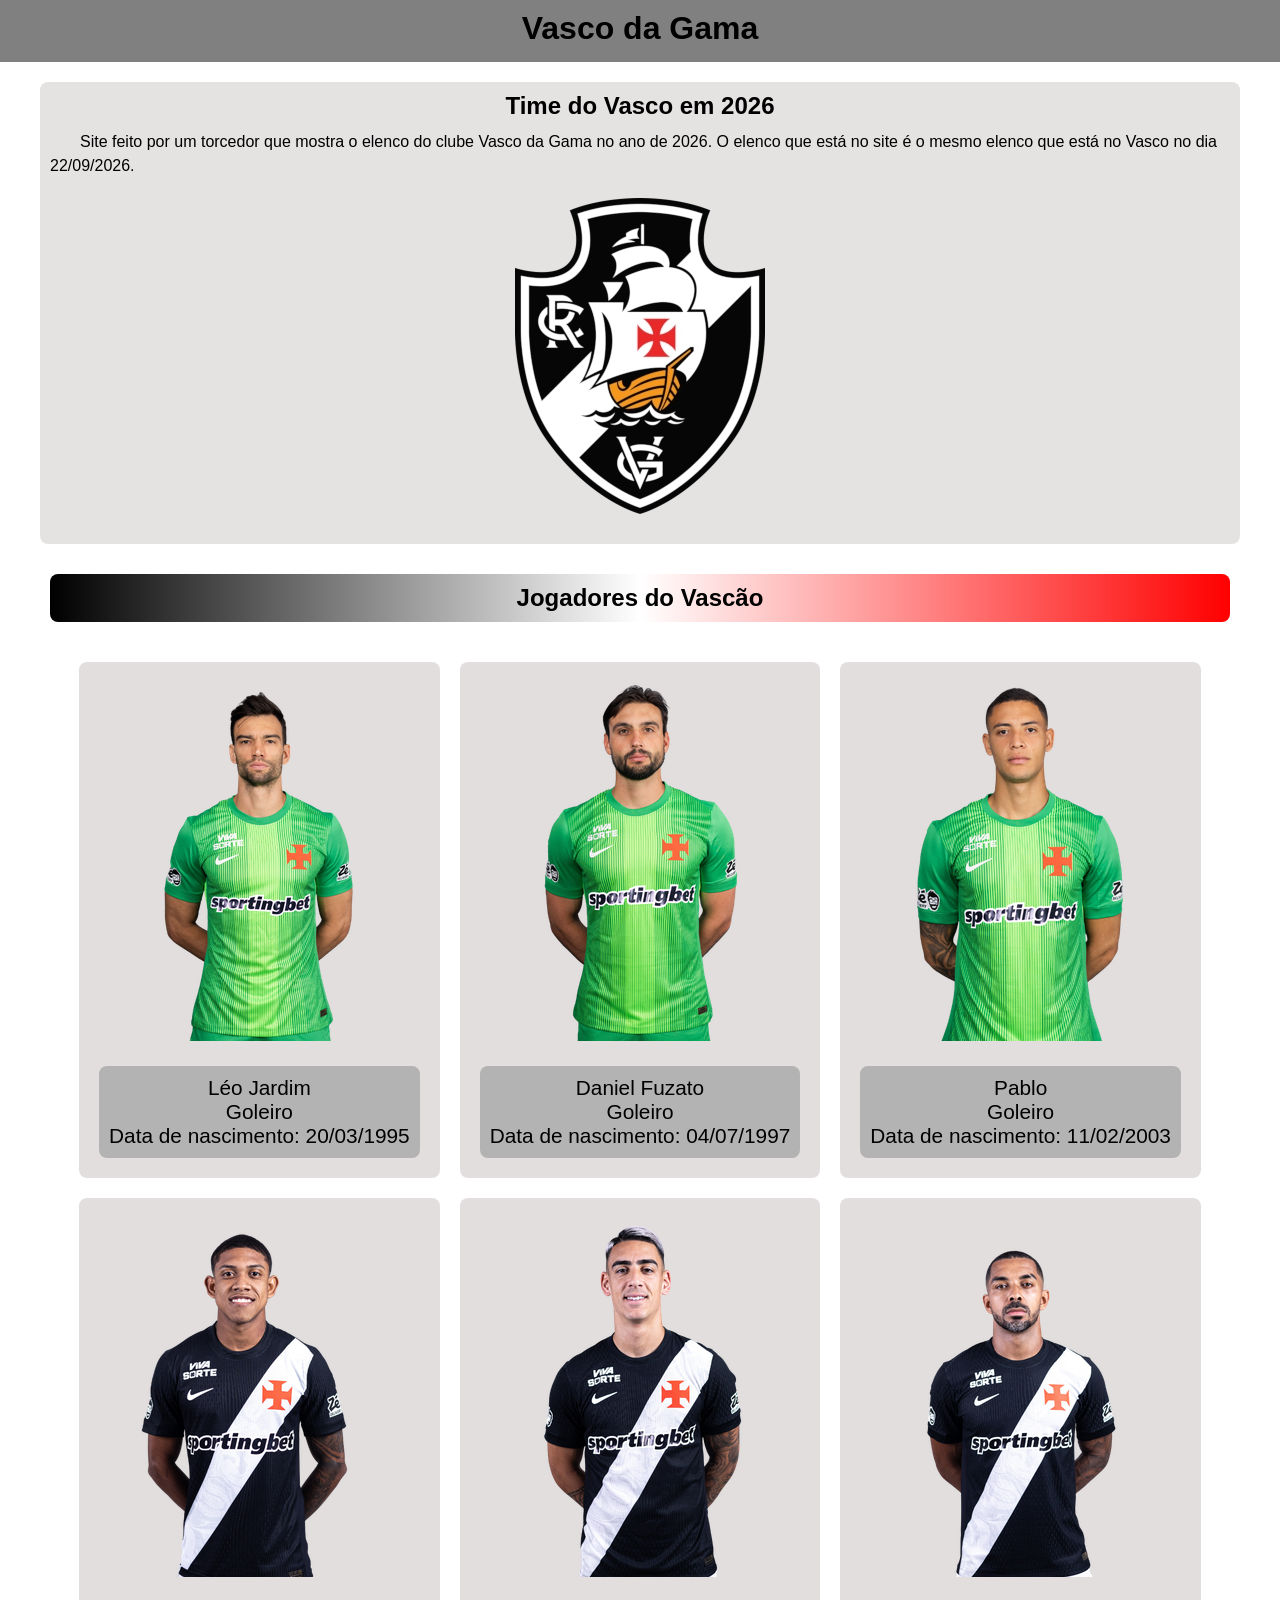
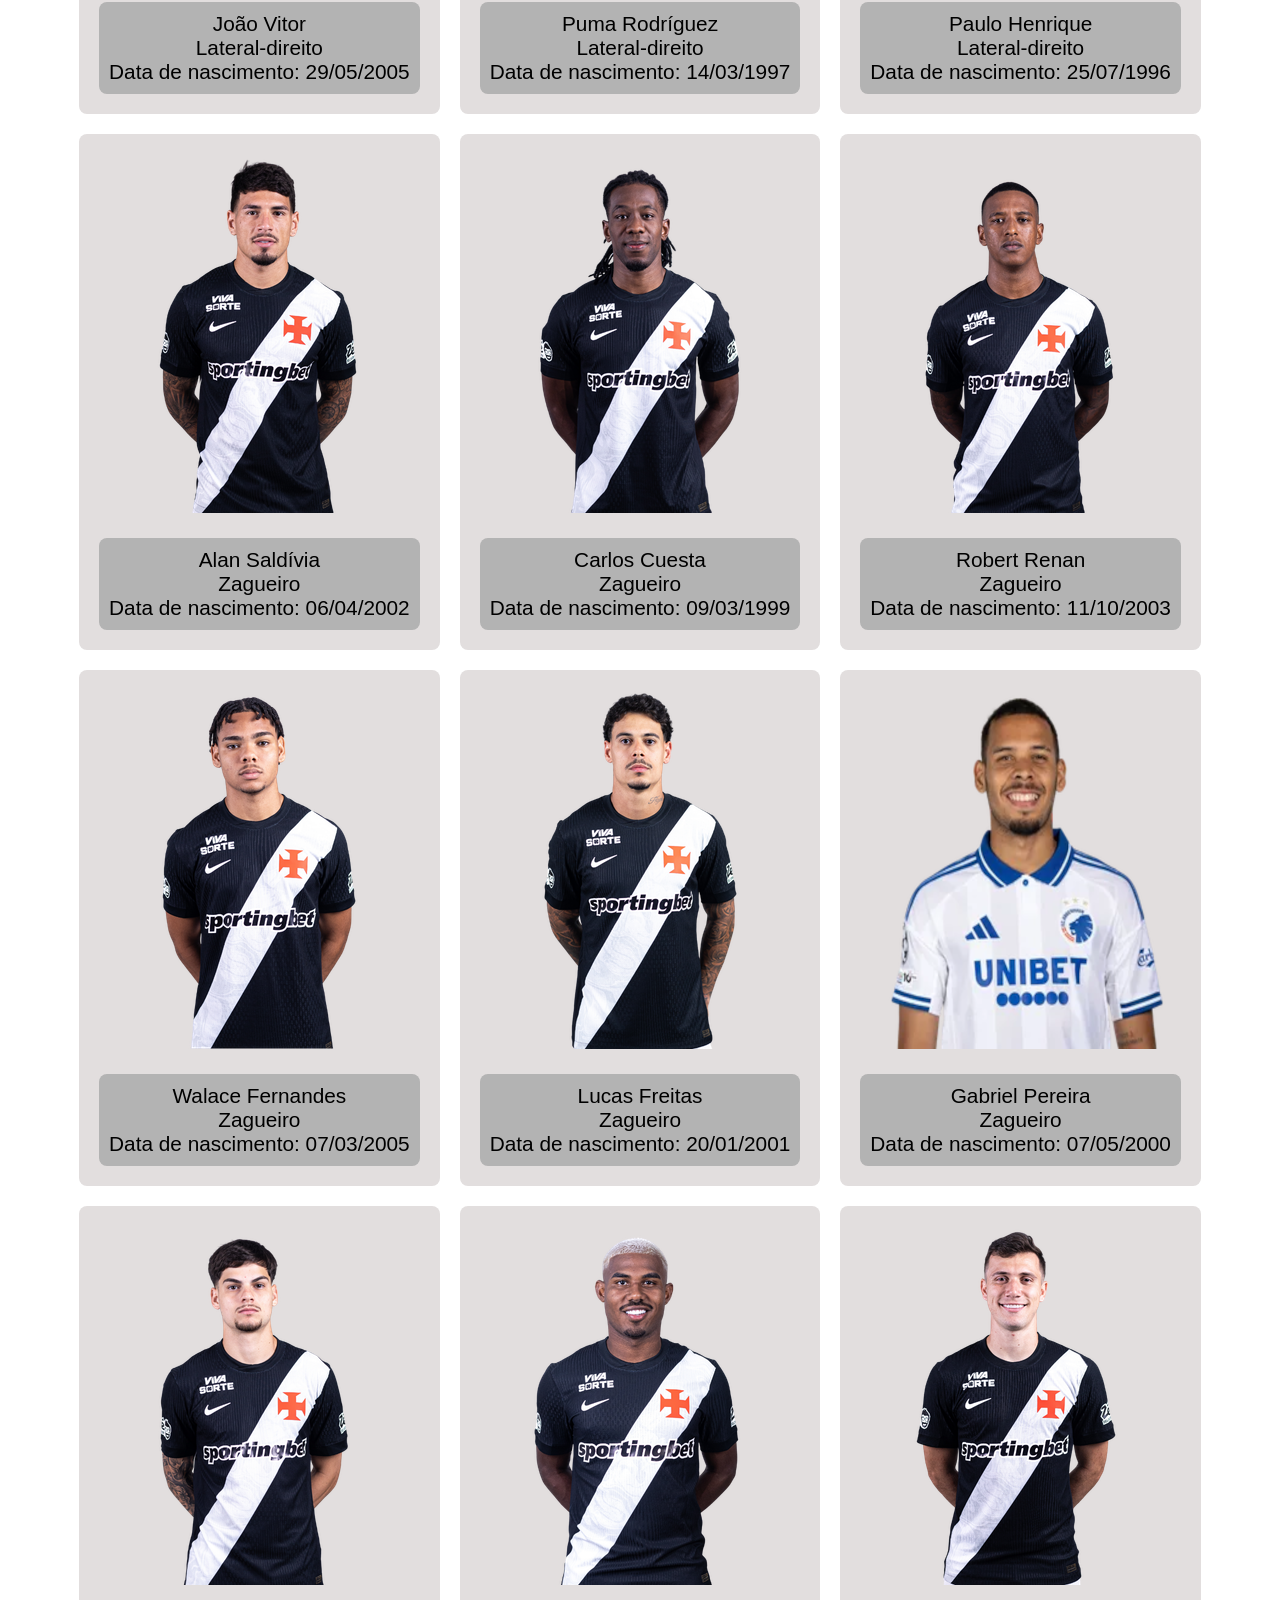
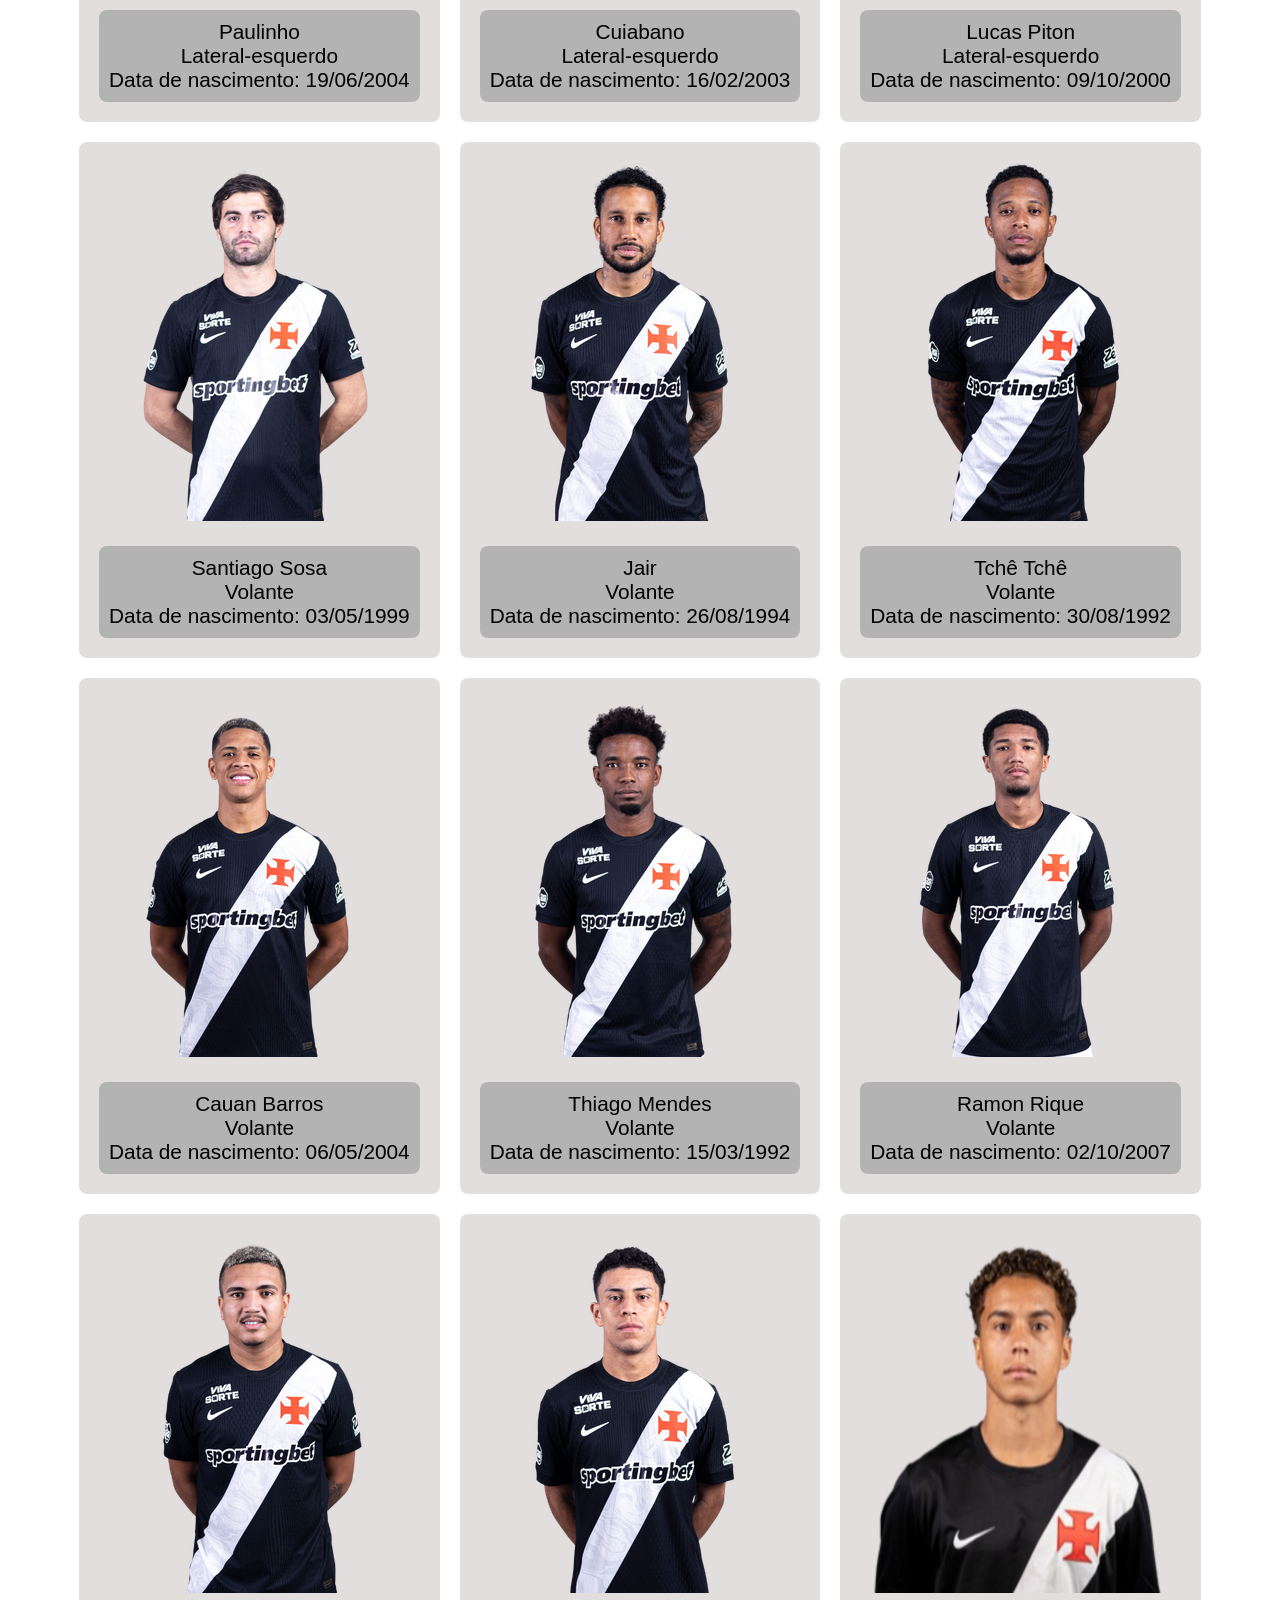
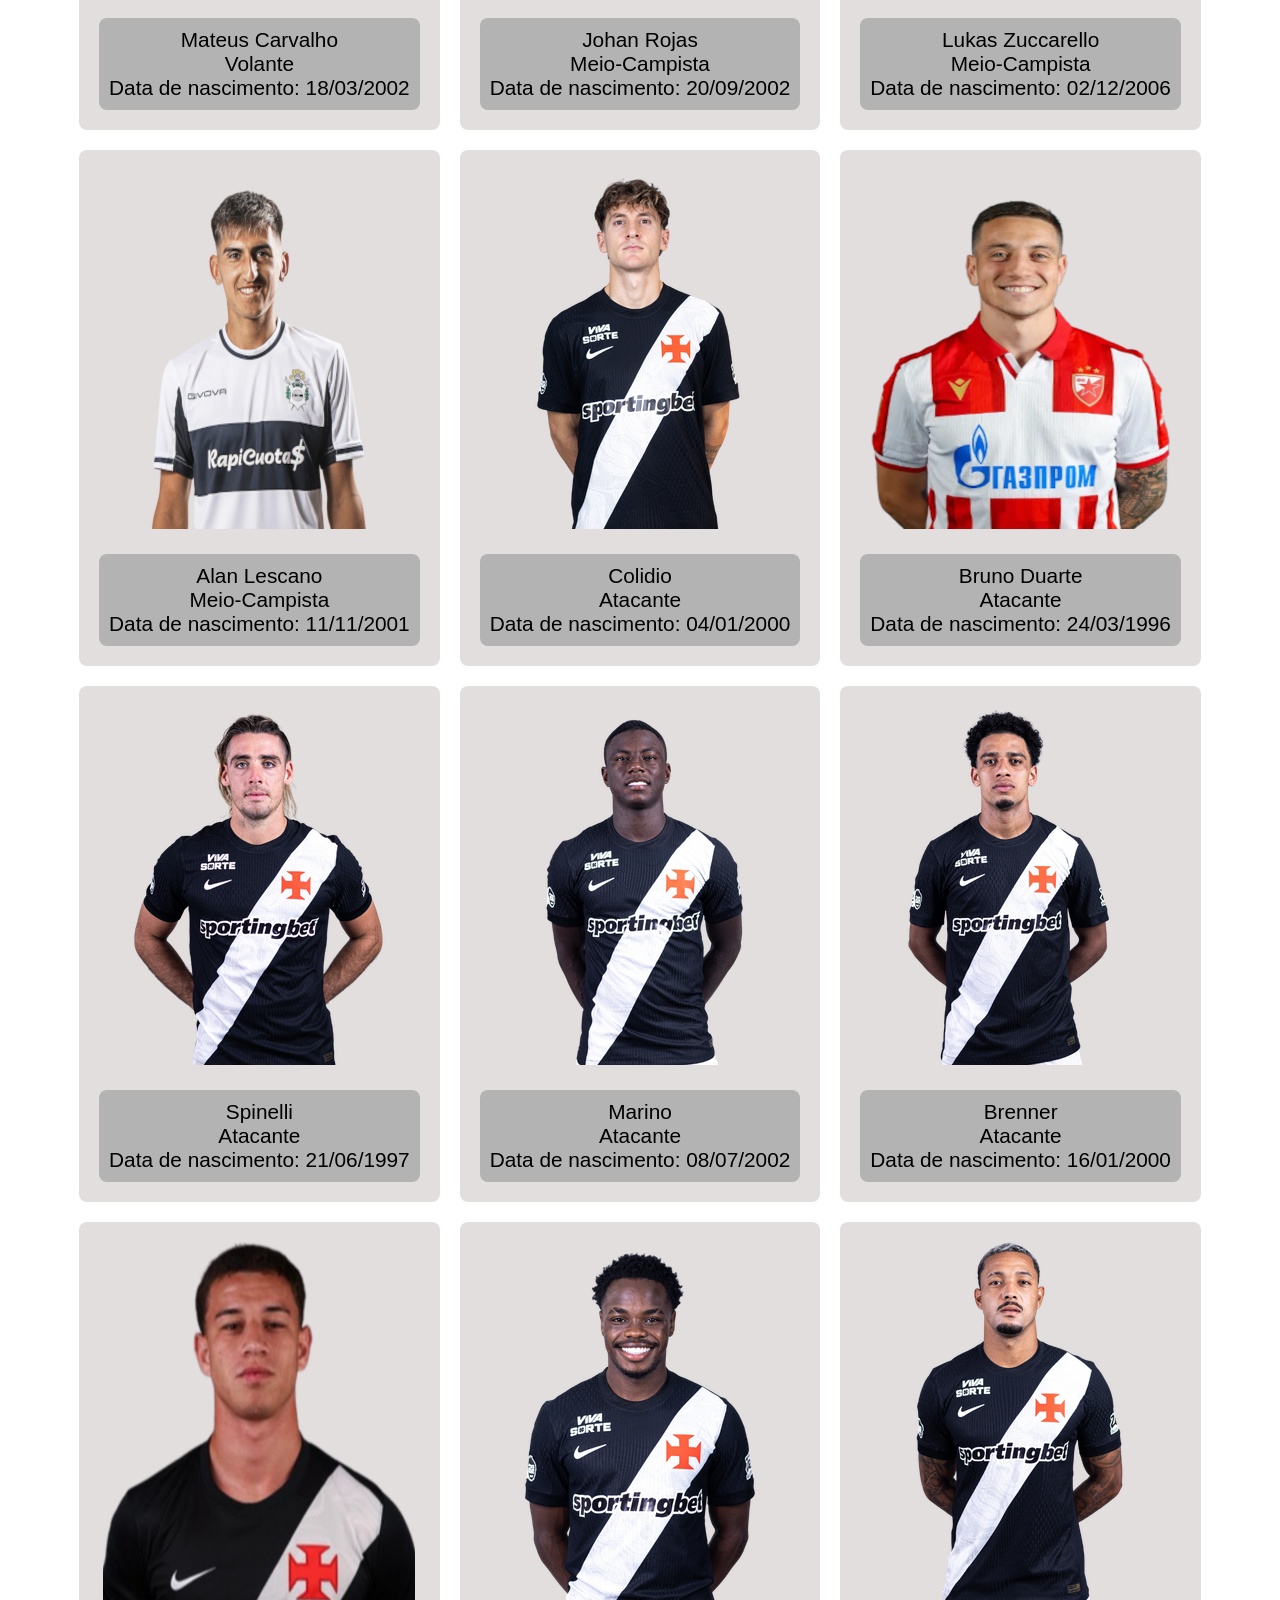
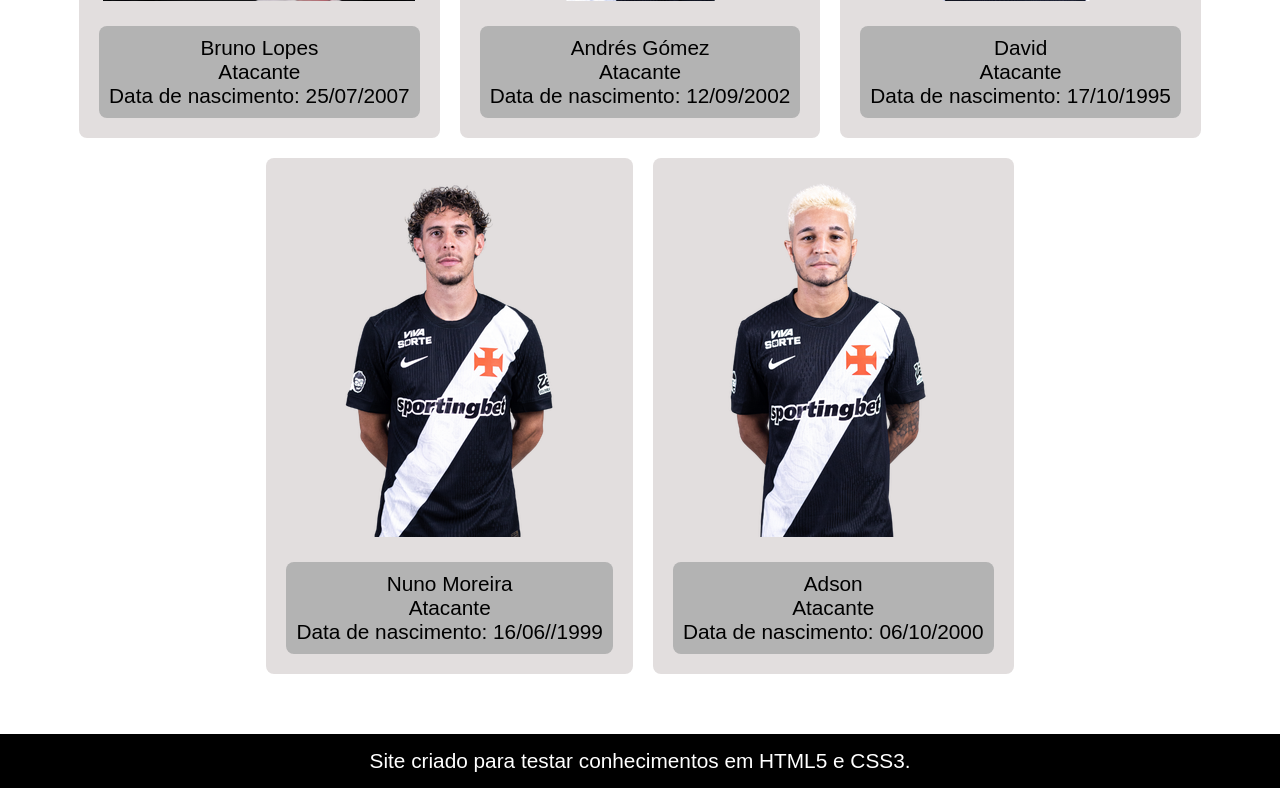
<file: pratica-vasco/index.html>
<!DOCTYPE html>
<html lang="pt-br">
<head>
    <meta charset="UTF-8">
    <meta name="viewport" content="width=device-width, initial-scale=1.0">
    <link rel="shortcut icon" href="img/vasco-250.webp" type="image/x-icon">
    <title>Elenco do Vasco 2026</title>
    <link rel="stylesheet" href="style/style.css">
</head>
<body>
    <header>
            <h1>Vasco da Gama</h1>
    </header>
    <main>
        <div class="apresentacao">
            <div class="apresentacao-info">
                <h2>Time do Vasco em 2026</h2>
                <p>Site feito por um torcedor que mostra o elenco do clube Vasco da Gama no ano de 2026. O elenco que está no site é o mesmo elenco que está no Vasco no dia 22/09/2026.</p>
            </div>
            <div class="apresentacao-foto">
                <img src="img/vasco-250.webp" alt="">
            </div>
        </div>

        <h2 id="titulo-jogadores">Jogadores do Vascão</h2>

        <div class="container-jogadores">

            <div class="jogador-container">
                <div class="jogador-foto">
                    <img src="img/leo.png" alt="Foto de Léo Jardim.">
                </div>
                <div class="info-jogador">
                    <p>Léo Jardim</p>
                    <p>Goleiro</p>
                    <p>Data de nascimento: 20/03/1995</p>
                </div>
            </div>

            <div class="jogador-container">
                <div class="jogador-foto">
                    <img src="img/fuzato.png" alt="Foto de Daniel Fuzato">
                </div>
                <div class="info-jogador">
                    <p>Daniel Fuzato</p>
                    <p>Goleiro</p>
                    <p>Data de nascimento: 04/07/1997</p>
                </div>
            </div>

            <div class="jogador-container">
                <div class="jogador-foto">
                    <img src="img/pablo.png" alt="Foto de Pablo">
                </div>
                <div class="info-jogador">
                    <p>Pablo</p>
                    <p>Goleiro</p>
                    <p>Data de nascimento: 11/02/2003</p>
                </div>
            </div>

            <div class="jogador-container">
                <div class="jogador-foto">
                    <img src="img/joaovitor.png" alt="Foto de João Vitor(Mutano)">
                </div>
                <div class="info-jogador">
                    <p>João Vitor</p>
                    <p>Lateral-direito</p>
                    <p>Data de nascimento: 29/05/2005</p>
                </div>
            </div>

            <div class="jogador-container">
                <div class="jogador-foto">
                    <img src="img/puma.png" alt="Foto de Puma Rodríguez">
                </div>
                <div class="info-jogador">
                    <p>Puma Rodríguez</p>
                    <p>Lateral-direito</p>
                    <p>Data de nascimento: 14/03/1997</p>
                </div>
            </div>

            <div class="jogador-container">
                <div class="jogador-foto">
                    <img src="img/ph.png" alt="Foto de Paulo Henrique">
                </div>
                <div class="info-jogador">
                    <p>Paulo Henrique</p>
                    <p>Lateral-direito</p>
                    <p>Data de nascimento: 25/07/1996</p>
                </div>
            </div>

            <div class="jogador-container">
                <div class="jogador-foto">
                    <img src="img/saldivia.png" alt="Foto de Alan Saldívia">
                </div>
                <div class="info-jogador">
                    <p>Alan Saldívia</p>
                    <p>Zagueiro</p>
                    <p>Data de nascimento: 06/04/2002</p>
                </div>
            </div>

            <div class="jogador-container">
                <div class="jogador-foto">
                    <img src="img/cuesta.png" alt="Foto de Carlos Cuesta">
                </div>
                <div class="info-jogador">
                    <p>Carlos Cuesta</p>
                    <p>Zagueiro</p>
                    <p>Data de nascimento: 09/03/1999</p>
                </div>
            </div>

            <div class="jogador-container">
                <div class="jogador-foto">
                    <img src="img/rr.png" alt="Foto de Robert Renan">
                </div>
                <div class="info-jogador">
                    <p>Robert Renan</p>
                    <p>Zagueiro</p>
                    <p>Data de nascimento: 11/10/2003</p>
                </div>
            </div>

            <div class="jogador-container">
                <div class="jogador-foto">
                    <img src="img/walace.png" alt="Foto de Walace Fernandes">
                </div>
                <div class="info-jogador">
                    <p>Walace Fernandes</p>
                    <p>Zagueiro</p>
                    <p>Data de nascimento: 07/03/2005</p>
                </div>
            </div>

            <div class="jogador-container">
                <div class="jogador-foto">
                    <img src="img/lucasfreitas.png" alt="Foto de Lucas Freitas">
                </div>
                <div class="info-jogador">
                    <p>Lucas Freitas</p>
                    <p>Zagueiro</p>
                    <p>Data de nascimento: 20/01/2001</p>
                </div>
            </div>

            <div class="jogador-container">
                <div class="jogador-foto">
                    <img src="img/gabriel-novo.png" alt="Foto de Gabriel Pereira.">
                </div>
                <div class="info-jogador">
                    <p>Gabriel Pereira</p>
                    <p>Zagueiro</p>
                    <p>Data de nascimento: 07/05/2000</p>
                </div>
            </div>

            <div class="jogador-container">
                <div class="jogador-foto">
                    <img src="img/paulinho.png" alt="Foto de Paulinho">
                </div>
                <div class="info-jogador">
                    <p>Paulinho</p>
                    <p>Lateral-esquerdo</p>
                    <p>Data de nascimento: 19/06/2004</p>
                </div>
            </div>

            <div class="jogador-container">
                <div class="jogador-foto">
                    <img src="img/cuiabano.png" alt="Foto de Cuiabano">
                </div>
                <div class="info-jogador">
                    <p>Cuiabano</p>
                    <p>Lateral-esquerdo</p>
                    <p>Data de nascimento: 16/02/2003</p>
                </div>
            </div>

            <div class="jogador-container">
                <div class="jogador-foto">
                    <img src="img/piton.png" alt="Foto de Lucas Píton">
                </div>
                <div class="info-jogador">
                    <p>Lucas Piton</p>
                    <p>Lateral-esquerdo</p>
                    <p>Data de nascimento: 09/10/2000</p>
                </div>
            </div>

            <div class="jogador-container">
                <div class="jogador-foto">
                    <img src="img/sosa.png" alt="Foto de Santiago Sosa">
                </div>
                <div class="info-jogador">
                    <p>Santiago Sosa</p>
                    <p>Volante</p>
                    <p>Data de nascimento: 03/05/1999</p>
                </div>
            </div>

            <div class="jogador-container">
                <div class="jogador-foto">
                    <img src="img/jair.png" alt="Foto de Jair">
                </div>
                <div class="info-jogador">
                    <p>Jair</p>
                    <p>Volante</p>
                    <p>Data de nascimento: 26/08/1994</p>
                </div>
            </div>

            <div class="jogador-container">
                <div class="jogador-foto">
                    <img src="img/tche.png" alt="Foto de Tchê Tchê">
                </div>
                <div class="info-jogador">
                    <p>Tchê Tchê</p>
                    <p>Volante</p>
                    <p>Data de nascimento: 30/08/1992</p>
                </div>
            </div>

            <div class="jogador-container">
                <div class="jogador-foto">
                    <img src="img/barros.png" alt="Foto de Cauan Barros">
                </div>
                <div class="info-jogador">
                    <p>Cauan Barros</p>
                    <p>Volante</p>
                    <p>Data de nascimento: 06/05/2004</p>
                </div>
            </div>

            <div class="jogador-container">
                <div class="jogador-foto">
                    <img src="img/th.png" alt="Foto de Thiago Mendes">
                </div>
                <div class="info-jogador">
                    <p>Thiago Mendes</p>
                    <p>Volante</p>
                    <p>Data de nascimento: 15/03/1992</p>
                </div>
            </div>

            <div class="jogador-container">
                <div class="jogador-foto">
                    <img src="img/ramonrique.png" alt="Foto de Ramon Rique">
                </div>
                <div class="info-jogador">
                    <p>Ramon Rique</p>
                    <p>Volante</p>
                    <p>Data de nascimento: 02/10/2007</p>
                </div>
            </div>

            <div class="jogador-container">
                <div class="jogador-foto">
                    <img src="img/cocao.png" alt="Foto de Matheus Carvalho">
                </div>
                <div class="info-jogador">
                    <p>Mateus Carvalho</p>
                    <p>Volante</p>
                    <p>Data de nascimento: 18/03/2002</p>
                </div>
            </div>

            <div class="jogador-container">
                <div class="jogador-foto">
                    <img src="img/rojas.png" alt="Foto de Johan Rojas">
                </div>
                <div class="info-jogador">
                    <p>Johan Rojas</p>
                    <p>Meio-Campista</p>
                    <p>Data de nascimento: 20/09/2002</p>
                </div>
            </div>

            <div class="jogador-container">
                <div class="jogador-foto">
                    <img src="img/zuccarello.png" alt="Foto de Santiago Sosa">
                </div>
                <div class="info-jogador">
                    <p>Lukas Zuccarello</p>
                    <p>Meio-Campista</p>
                    <p>Data de nascimento: 02/12/2006</p>
                </div>
            </div>

            <div class="jogador-container">
                <div class="jogador-foto">
                    <img src="img/alan-lescano-novo.png" alt="Foto de Alan Lescano.">
                </div>
                <div class="info-jogador">
                    <p>Alan Lescano</p>
                    <p>Meio-Campista</p>
                    <p>Data de nascimento: 11/11/2001</p>
                </div>
            </div>

            <div class="jogador-container">
                <div class="jogador-foto">
                    <img src="img/colidio.png" alt="Foto de Colídio">
                </div>
                <div class="info-jogador">
                    <p>Colidio</p>
                    <p>Atacante</p>
                    <p>Data de nascimento: 04/01/2000</p>
                </div>
            </div>

            <div class="jogador-container">
                <div class="jogador-foto">
                    <img src="img/bruno-duarte-novo.png" alt="Foto de Bruno Duarte.">
                </div>
                <div class="info-jogador">
                    <p>Bruno Duarte</p>
                    <p>Atacante</p>
                    <p>Data de nascimento: 24/03/1996</p>
                </div>
            </div>

            <div class="jogador-container">
                <div class="jogador-foto">
                    <img src="img/spinelli.png" alt="Foto de Spinelli">
                </div>
                <div class="info-jogador">
                    <p>Spinelli</p>
                    <p>Atacante</p>
                    <p>Data de nascimento: 21/06/1997</p>
                </div>
            </div>

            <div class="jogador-container">
                <div class="jogador-foto">
                    <img src="img/marino.png" alt="Foto de Marino.">
                </div>
                <div class="info-jogador">
                    <p>Marino</p>
                    <p>Atacante</p>
                    <p>Data de nascimento: 08/07/2002</p>
                </div>
            </div>

            <div class="jogador-container">
                <div class="jogador-foto">
                    <img src="img/brenner.png" alt="Foto de Brenner.">
                </div>
                <div class="info-jogador">
                    <p>Brenner</p>
                    <p>Atacante</p>
                    <p>Data de nascimento: 16/01/2000</p>
                </div>
            </div>

            <div class="jogador-container">
                <div class="jogador-foto">
                    <img src="img/bruno-lopes.png" alt="Foto de Bruno Lopes">
                </div>
                <div class="info-jogador">
                    <p>Bruno Lopes</p>
                    <p>Atacante</p>
                    <p>Data de nascimento: 25/07/2007</p>
                </div>
            </div>

            <div class="jogador-container">
                <div class="jogador-foto">
                    <img src="img/gomez.png" alt="Foto de Andrés Gomez">
                </div>
                <div class="info-jogador">
                    <p>Andrés Gómez</p>
                    <p>Atacante</p>
                    <p>Data de nascimento: 12/09/2002</p>
                </div>
            </div>

            <div class="jogador-container">
                <div class="jogador-foto">
                    <img src="img/david.png" alt="Foto de David">
                </div>
                <div class="info-jogador">
                    <p>David</p>
                    <p>Atacante</p>
                    <p>Data de nascimento: 17/10/1995</p>
                </div>
            </div>

            <div class="jogador-container">
                <div class="jogador-foto">
                    <img src="img/nuno.png" alt="Foto de Nuno Moreira.">
                </div>
                <div class="info-jogador">
                    <p>Nuno Moreira</p>
                    <p>Atacante</p>
                    <p>Data de nascimento: 16/06//1999</p>
                </div>
            </div>

            <div class="jogador-container">
                <div class="jogador-foto">
                    <img src="img/adson.png" alt="Foto de Adson.">
                </div>
                <div class="info-jogador">
                    <p>Adson</p>
                    <p>Atacante</p>
                    <p>Data de nascimento: 06/10/2000</p>
                </div>
            </div>
        </div>
    </main>
    <footer>
        <p>Site criado para testar conhecimentos em HTML5 e CSS3.</p>
    </footer>
</body>
</html>
</file>
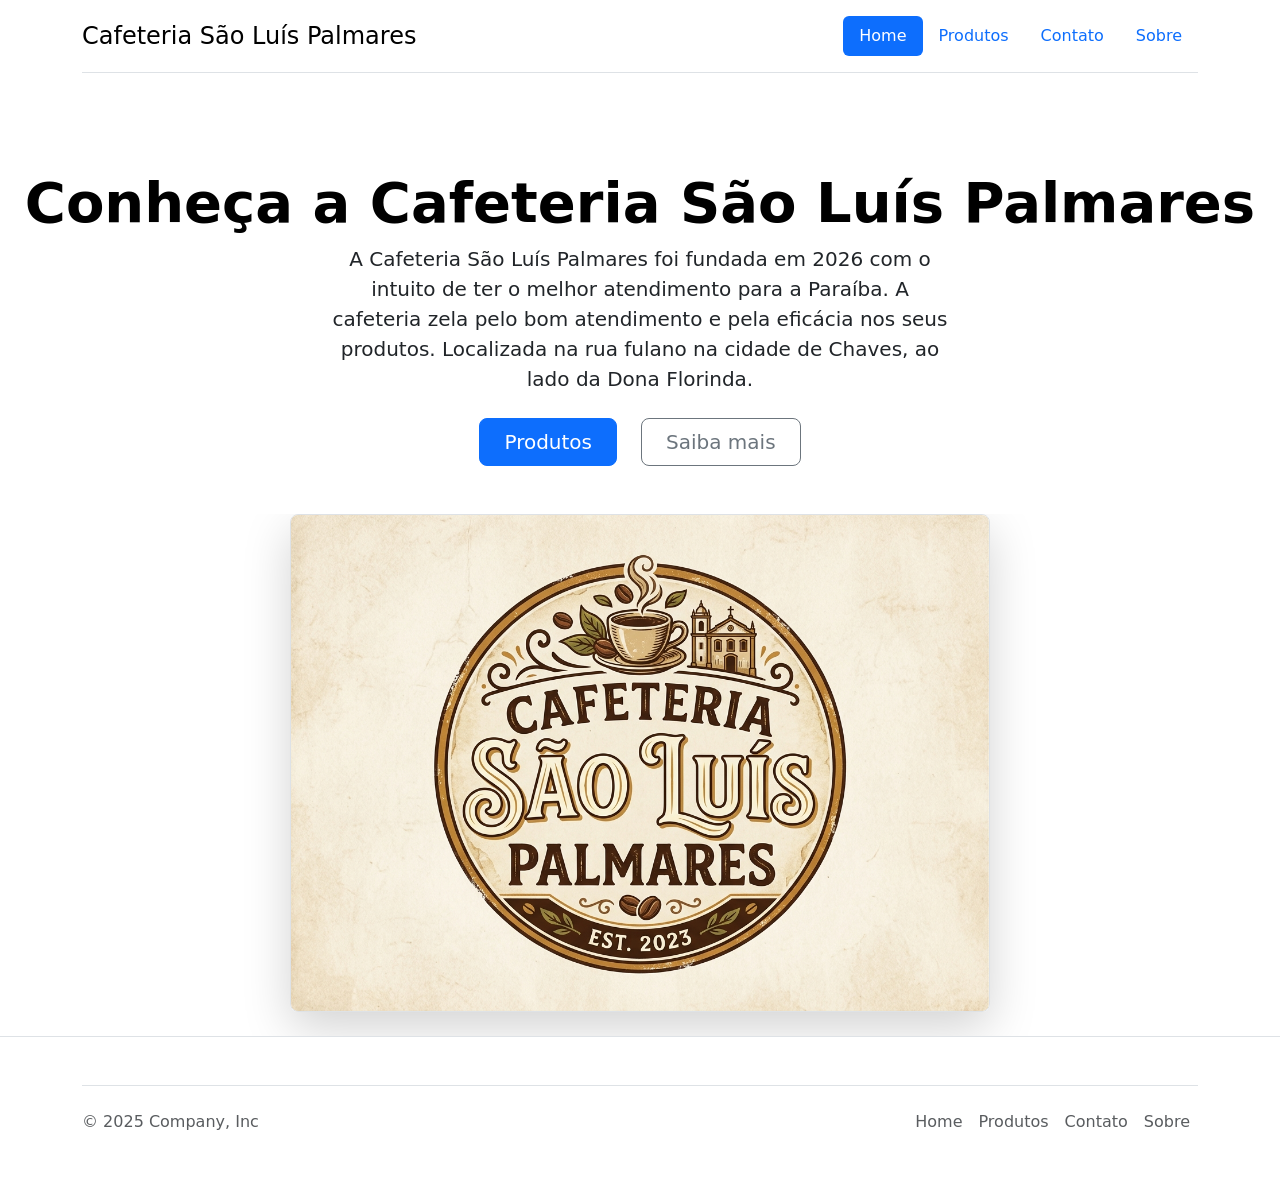
<file: projeto-boot/index.html>
<!DOCTYPE html>
<html lang="pt-br" data-bs-theme="auto">
<head>
    <meta charset="UTF-8">
    <meta name="viewport" content="width=device-width, initial-scale=1.0">
    <title>Cafeteria São Luís Palmares</title>
    <script src="assets/js/color-modes.js"></script>
    <link href="assets/dist/css/bootstrap.min.css" rel="stylesheet" />
    <link rel="shortcut icon" href="img/cafeteria-logo.jpg" type="image/x-icon">
</head>
<body>
    <div class="container">
        <header
          class="d-flex flex-wrap justify-content-center py-3 mb-4 border-bottom"
        >
          <a
            href="index.html"
            class="d-flex align-items-center mb-3 mb-md-0 me-md-auto link-body-emphasis text-decoration-none"
          >
           
            <span class="fs-4">Cafeteria São Luís Palmares</span>
          </a>
          <ul class="nav nav-pills">
            <li class="nav-item">
              <a href="index.html" class="nav-link active" aria-current="page">Home</a>
            </li>
            <li class="nav-item"><a href="precos.html" class="nav-link">Produtos</a></li>
            <li class="nav-item"><a href="contato.html" class="nav-link">Contato</a></li>
            <li class="nav-item"><a href="sobre.html" class="nav-link">Sobre</a></li>
          </ul>
        </header>
    </div>

    <div class="b-example-divider"></div>
      <div class="px-4 pt-5 my-5 text-center border-bottom">
        <h1 class="display-4 fw-bold text-body-emphasis">
          Conheça a Cafeteria São Luís Palmares
        </h1>
        <div class="col-lg-6 mx-auto">
          <p class="lead mb-4">
            A Cafeteria São Luís Palmares foi fundada em 2026 com o intuito de ter o melhor atendimento para a Paraíba. A cafeteria zela pelo bom atendimento e pela eficácia nos seus produtos. Localizada na rua fulano na cidade de Chaves, ao lado da Dona Florinda.
          </p>
          <div class="d-grid gap-2 d-sm-flex justify-content-sm-center mb-5">
            <button type="button" class="btn btn-primary btn-lg px-4 me-sm-3">
              <a href="precos.html" class="nav-link">Produtos</a>
            </button>
            <button type="button" class="btn btn-outline-secondary btn-lg px-4">
              <a href="sobre.html" class="nav-link">Saiba mais</a>
            </button>
          </div>
        </div>
        <div class="overflow-hidden">
          <div class="container px-5" style="max-height: 560px;">
            <img
              src="img/cafeteria-logo.jpg"
              class="img-fluid border rounded-3 shadow-lg mb-4"
              alt="Example image"
              width="700"
              height="500"
              loading="lazy"
            />
          </div>
        </div>
    </div>

    <div class="container">
      <footer
        class="d-flex flex-wrap justify-content-between align-items-center py-3 my-4 border-top"
      >
        <p class="col-md-4 mb-0 text-body-secondary">
          &copy; 2025 Company, Inc
        </p>
        <a
          href="index.html"
          class="col-md-4 d-flex align-items-center justify-content-center mb-3 mb-md-0 me-md-auto link-body-emphasis text-decoration-none"
          aria-label="Bootstrap"
        >
        </a>
        <ul class="nav col-md-4 justify-content-end">
          <li class="nav-item">
            <a href="index.html" class="nav-link px-2 text-body-secondary">Home</a>
          </li>
          <li class="nav-item">
            <a href="precos.html" class="nav-link px-2 text-body-secondary">Produtos</a>
          </li>
          <li class="nav-item">
            <a href="contato.html" class="nav-link px-2 text-body-secondary">Contato</a>
          </li>
          <li class="nav-item">
            <a href="sobre.html" class="nav-link px-2 text-body-secondary">Sobre</a>
          </li>
        </ul>
      </footer>
    </div>

    <script
      src="assets/dist/js/bootstrap.bundle.min.js"
      class="astro-vvvwv3sm"
    ></script>
</body>
</html>
</file>
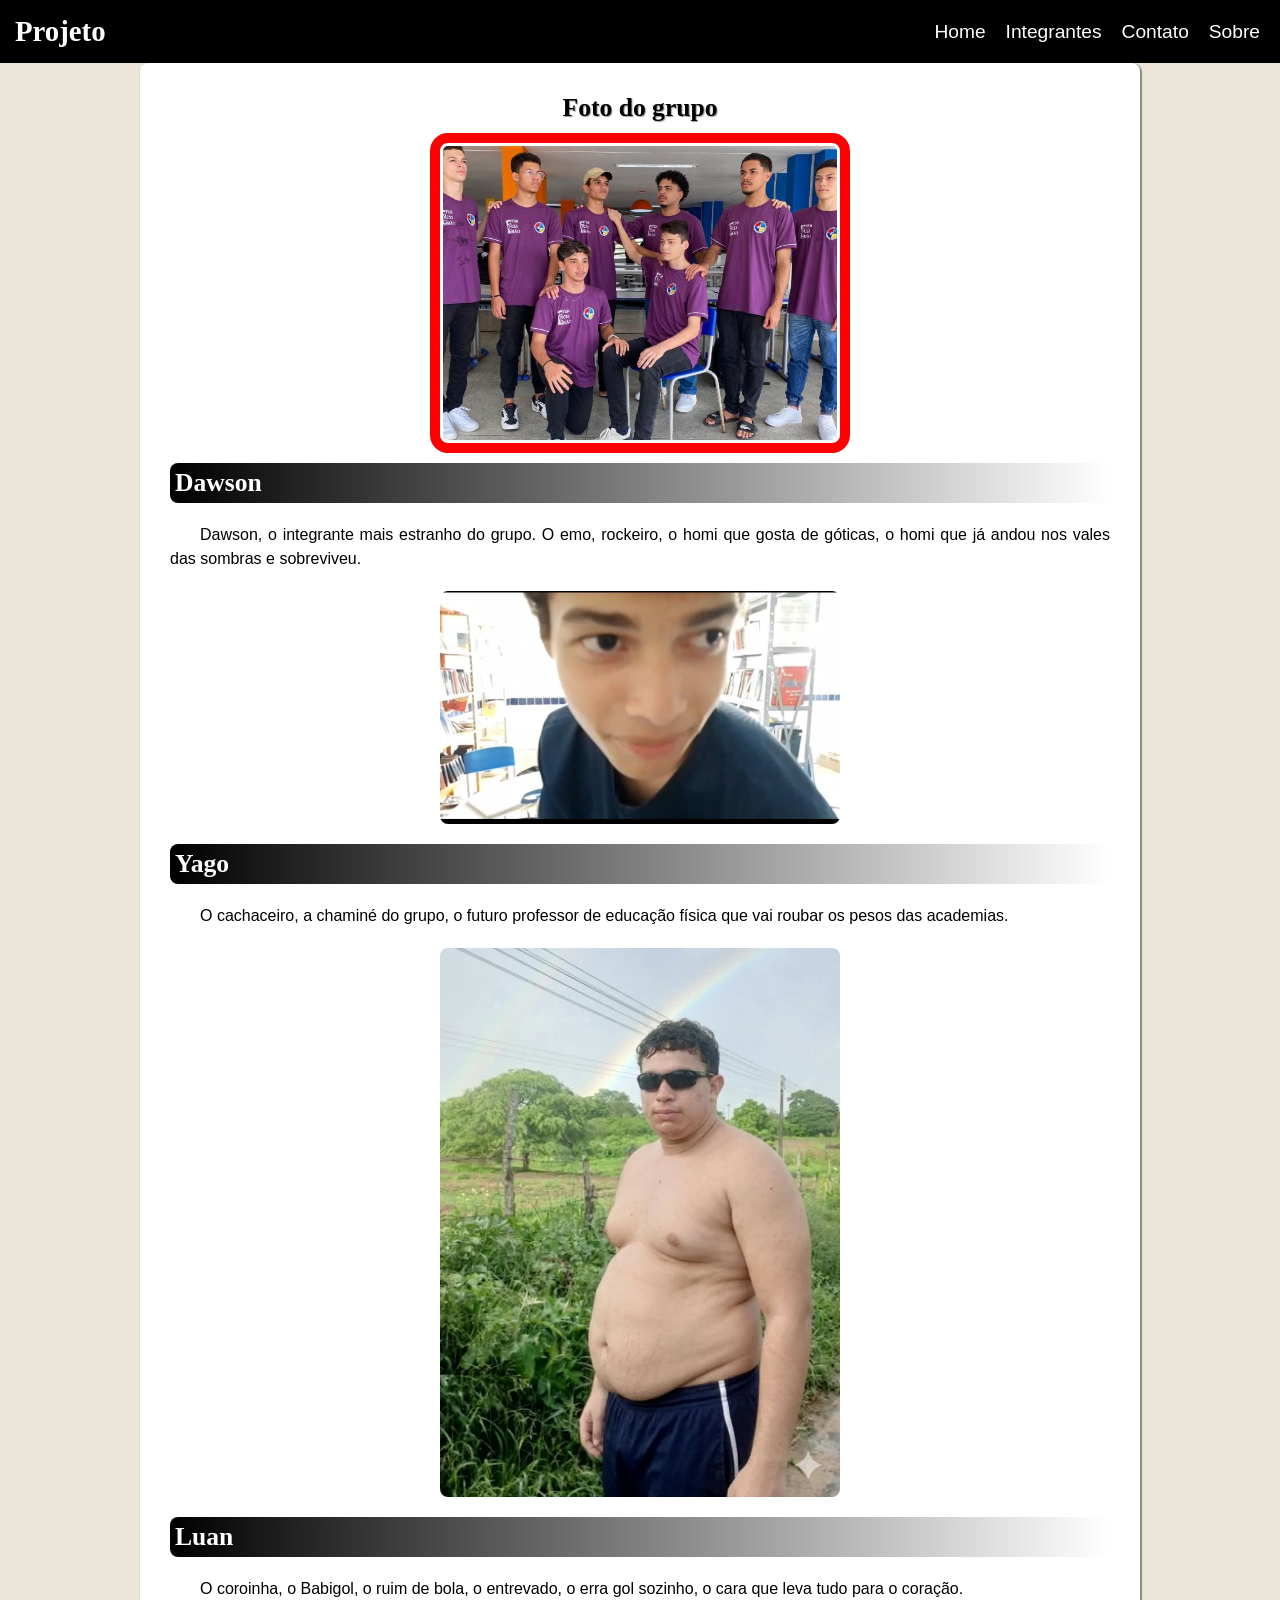
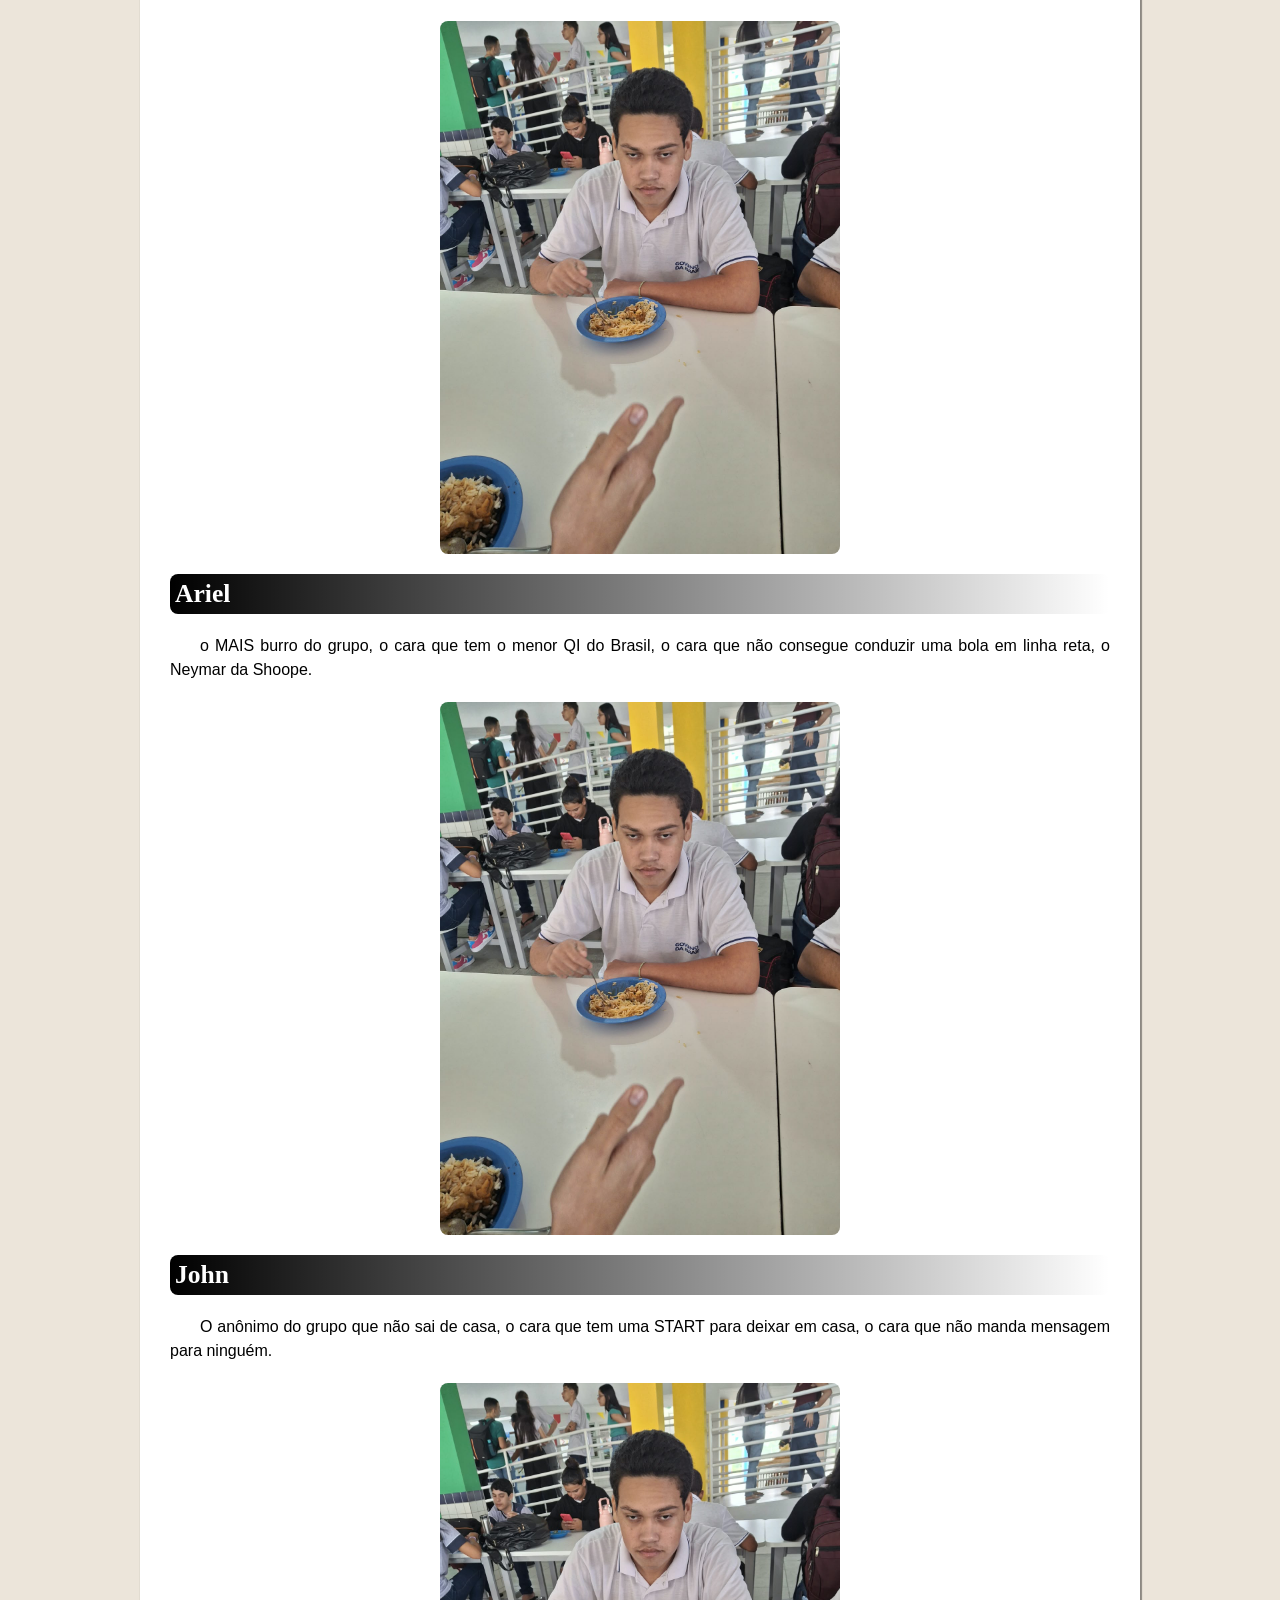
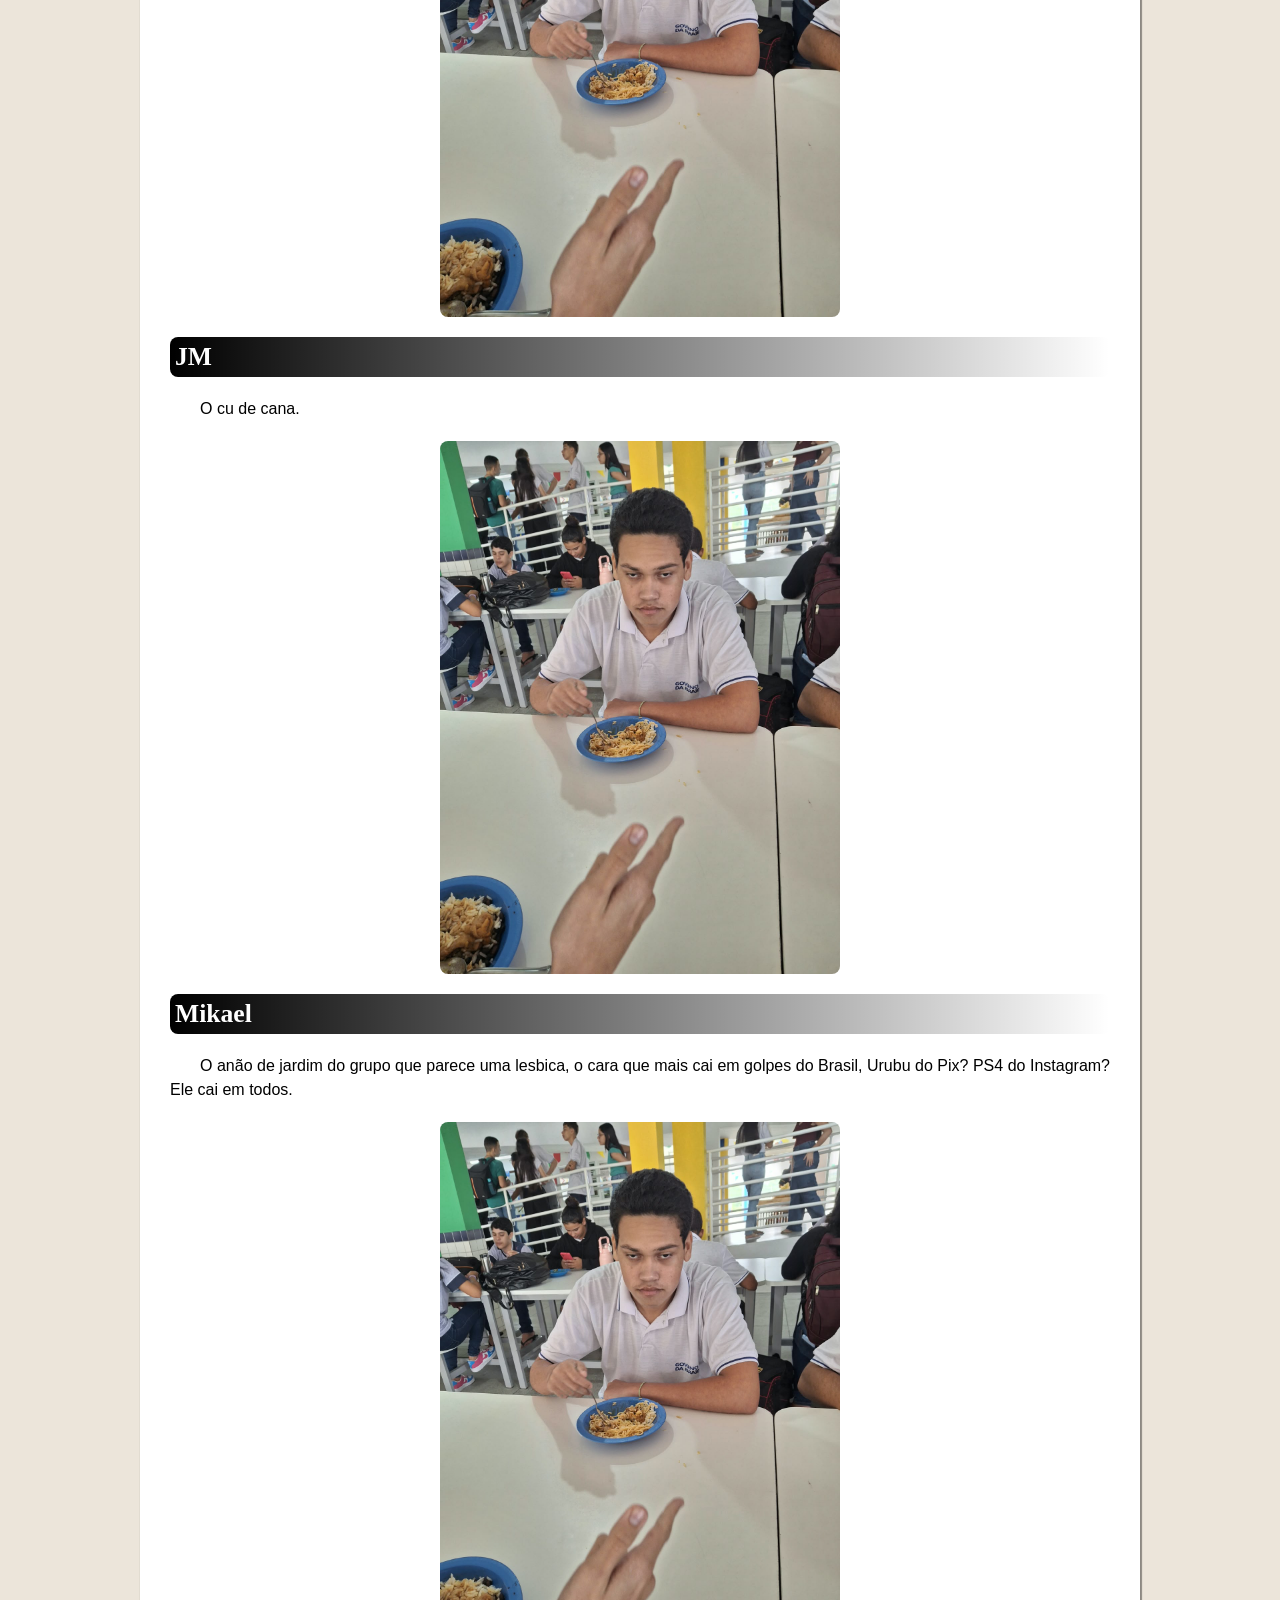
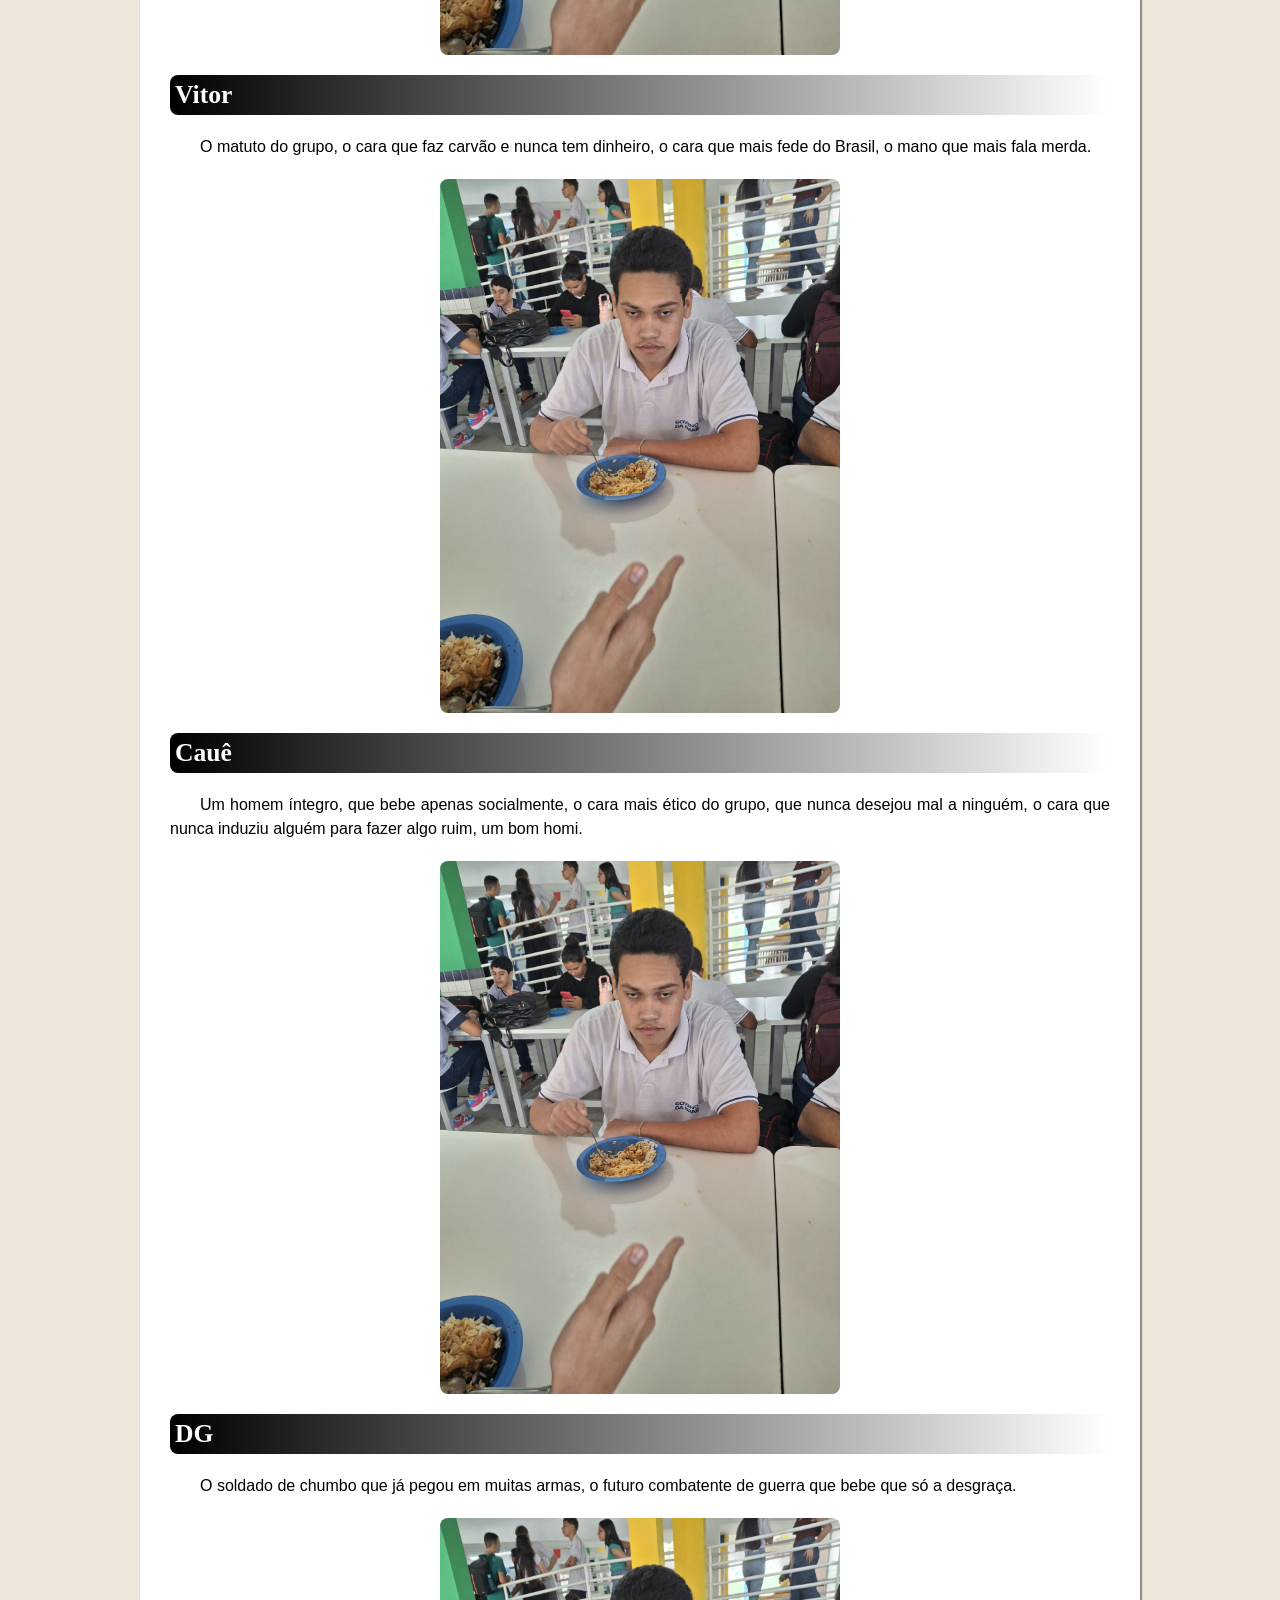
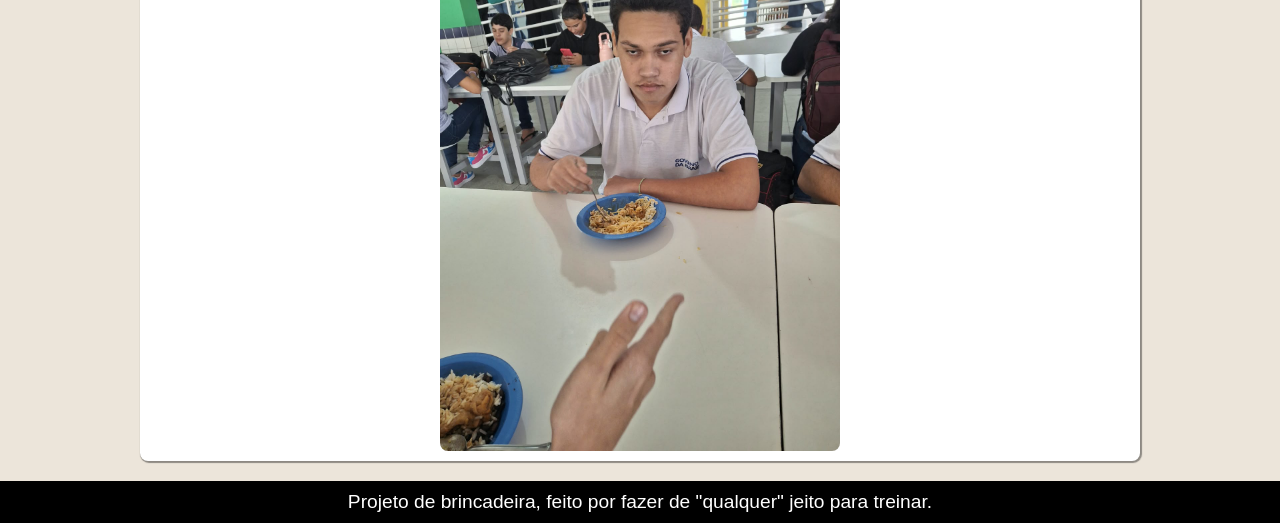
<file: projeto/index.html>
<!DOCTYPE html>
<html lang="pt-br">
<head>
    <meta charset="UTF-8">
    <meta name="viewport" content="width=device-width, initial-scale=1.0">
    <title>Projeto</title>
    <link rel="stylesheet" href="style/style.css">
</head>
<body>
    <header>
        <h1>Projeto</h1>

        <nav id="menu">
            <ul>
                <li><a href="index.html" class="link">Home</a></li>
                <li><a href="#integrantes" class="link">Integrantes</a></li>
                <li><a href="#" class="link">Contato</a></li>
                <li><a href="#" class="link">Sobre</a></li>
            </ul>
        </nav>
    </header>

    <main>
        <div class="foto">
            <h2 class="grupo-text">Foto do grupo</h2>
            <img src="img/grupo.jpg" alt="Foto dos mlks.">
        </div>
        <div class="grupo">
            <div class="integrante">
                <h2 id="integrantes">Dawson</h2>
                <p>Dawson, o integrante mais estranho do grupo. O emo, rockeiro, o homi que gosta de góticas, o homi que já andou nos vales das sombras e sobreviveu.</p>
            </div>
            <div class="foto-integrante">
                <img src="img/dawson.jpg" alt="">
            </div>
            <div class="integrante">
                <h2>Yago</h2>
                <p>O cachaceiro, a chaminé do grupo, o futuro professor de educação física que vai roubar os pesos das academias.</p>
            </div>
            <div class="foto-integrante">
                <img src="img/yago-novo.jpg" alt="">
            </div>
            <div class="integrante">
                <h2>Luan</h2>
                <p>O coroinha, o Babigol, o ruim de bola, o entrevado, o erra gol sozinho, o cara que leva tudo para o coração.</p>
            </div>
            <div class="foto-integrante">
                <img src="img/luan.jpg" alt="">
            </div>
            <div class="integrante">
                <h2>Ariel</h2>
                <p>o MAIS burro do grupo, o cara que tem o menor QI do Brasil, o cara que não consegue conduzir uma bola em linha reta, o Neymar da Shoope.</p>
            </div>
            <div class="foto-integrante">
                <img src="img/luan.jpg" alt="">
            </div>
            <div class="integrante">
                <h2>John</h2>
                <p>O anônimo do grupo que não sai de casa, o cara que tem uma START para deixar em casa, o cara que não manda mensagem para ninguém.</p>
            </div>
            <div class="foto-integrante">
                <img src="img/luan.jpg" alt="">
            </div>
            <div class="integrante">
                <h2>JM</h2>
                <p>O cu de cana.</p>
            </div>
            <div class="foto-integrante">
                <img src="img/luan.jpg" alt="">
            </div>
            <div class="integrante">
                <h2>Mikael</h2>
                <p>O anão de jardim do grupo que parece uma lesbica, o cara que mais cai em golpes do Brasil, Urubu do Pix? PS4 do Instagram? Ele cai em todos.</p>
            </div>
            <div class="foto-integrante">
                <img src="img/luan.jpg" alt="">
            </div>
            <div class="integrante">
                <h2>Vitor</h2>
                <p>O matuto do grupo, o cara que faz carvão e nunca tem dinheiro, o cara que mais fede do Brasil, o mano que mais fala merda.</p>
            </div>
            <div class="foto-integrante">
                <img src="img/luan.jpg" alt="">
            </div>
            <div class="integrante">
                <h2>Cauê</h2>
                <p>Um homem íntegro, que bebe apenas socialmente, o cara mais ético do grupo, que nunca desejou mal a ninguém, o cara que nunca induziu alguém para fazer algo ruim, um bom homi.</p>
            </div>
            <div class="foto-integrante">
                <img src="img/luan.jpg" alt="">
            </div>
            <div class="integrante">
                <h2>DG</h2>
                <p>O soldado de chumbo que já pegou em muitas armas, o futuro combatente de guerra que bebe que só a desgraça.</p>
            </div>
            <div class="foto-integrante">
                <img src="img/luan.jpg" alt="">
            </div>
        </div>
    </main>

    <footer>
        <p>Projeto de brincadeira, feito por fazer de "qualquer" jeito para treinar.</p>
    </footer>
</body>
</html>
</file>
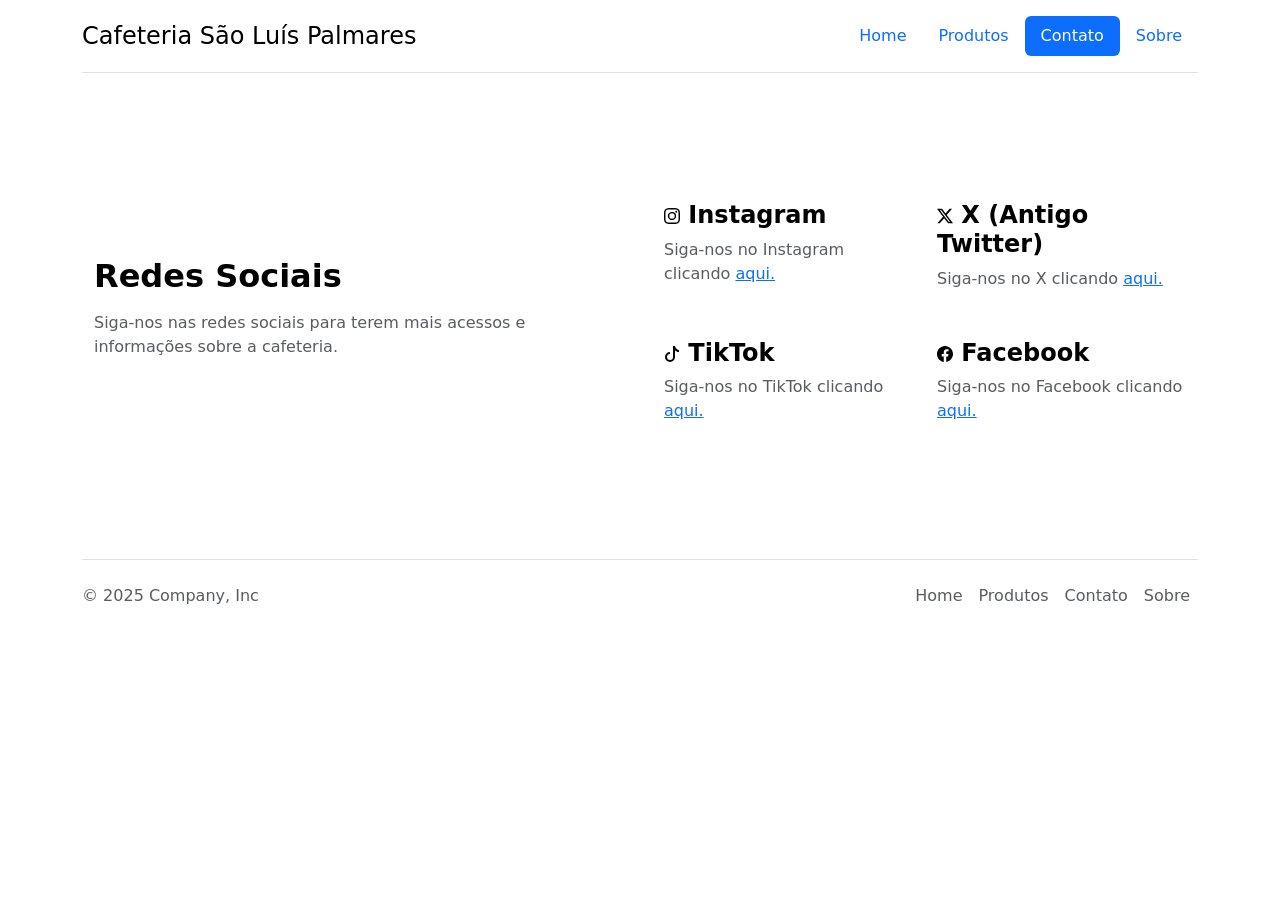
<file: projeto-boot/contato.html>
<!DOCTYPE html>
<html lang="pt-br" data-bs-theme="auto">
<head>
    <meta charset="UTF-8">
    <meta name="viewport" content="width=device-width, initial-scale=1.0">
    <title>Cafeteria São Luís Palmares</title>
    <script src="assets/js/color-modes.js"></script>
    <link href="assets/dist/css/bootstrap.min.css" rel="stylesheet" />
    <link rel="shortcut icon" href="img/cafeteria-logo.jpg" type="image/x-icon">
</head>
<body>
     <div class="container">
        <header
          class="d-flex flex-wrap justify-content-center py-3 mb-4 border-bottom"
        >
          <a
            href="index.html"
            class="d-flex align-items-center mb-3 mb-md-0 me-md-auto link-body-emphasis text-decoration-none"
          >
            
            <span class="fs-4">Cafeteria São Luís Palmares</span>
          </a>
          <ul class="nav nav-pills">
            <li class="nav-item">
              <a href="index.html" class="nav-link" aria-current="page">Home</a>
            </li>
            <li class="nav-item"><a href="precos.html" class="nav-link">Produtos</a></li>
            <li class="nav-item"><a href="contato.html" class="nav-link active">Contato</a></li>
            <li class="nav-item"><a href="sobre.html" class="nav-link">Sobre</a></li>
          </ul>
        </header>
      </div>

      <div class="b-example-divider"></div>
      <div class="container px-4 py-5">
        <div class="row row-cols-1 row-cols-md-2 align-items-md-center g-5 py-5">
          <div class="col d-flex flex-column align-items-start gap-2">
            <h2 class="fw-bold text-body-emphasis">
              Redes Sociais
            </h2>
            <p class="text-body-secondary">
              Siga-nos nas redes sociais para terem mais acessos e informações sobre a cafeteria.
            </p>
          </div>
          <div class="col">
            <div class="row row-cols-1 row-cols-sm-2 g-4">
              <div class="col d-flex flex-column gap-2">
                <div
                  class="feature-icon-small d-inline-flex align-items-center justify-content-center text-bg-primary bg-gradient fs-4 rounded-3"
                >

                </div>
                <h4 class="fw-semibold mb-0 text-body-emphasis">
                  <svg xmlns="http://www.w3.org/2000/svg" width="16" height="16" fill="currentColor" class="bi bi-instagram" viewBox="0 0 16 16">
                  <path d="M8 0C5.829 0 5.556.01 4.703.048 3.85.088 3.269.222 2.76.42a3.9 3.9 0 0 0-1.417.923A3.9 3.9 0 0 0 .42 2.76C.222 3.268.087 3.85.048 4.7.01 5.555 0 5.827 0 8.001c0 2.172.01 2.444.048 3.297.04.852.174 1.433.372 1.942.205.526.478.972.923 1.417.444.445.89.719 1.416.923.51.198 1.09.333 1.942.372C5.555 15.99 5.827 16 8 16s2.444-.01 3.298-.048c.851-.04 1.434-.174 1.943-.372a3.9 3.9 0 0 0 1.416-.923c.445-.445.718-.891.923-1.417.197-.509.332-1.09.372-1.942C15.99 10.445 16 10.173 16 8s-.01-2.445-.048-3.299c-.04-.851-.175-1.433-.372-1.941a3.9 3.9 0 0 0-.923-1.417A3.9 3.9 0 0 0 13.24.42c-.51-.198-1.092-.333-1.943-.372C10.443.01 10.172 0 7.998 0zm-.717 1.442h.718c2.136 0 2.389.007 3.232.046.78.035 1.204.166 1.486.275.373.145.64.319.92.599s.453.546.598.92c.11.281.24.705.275 1.485.039.843.047 1.096.047 3.231s-.008 2.389-.047 3.232c-.035.78-.166 1.203-.275 1.485a2.5 2.5 0 0 1-.599.919c-.28.28-.546.453-.92.598-.28.11-.704.24-1.485.276-.843.038-1.096.047-3.232.047s-2.39-.009-3.233-.047c-.78-.036-1.203-.166-1.485-.276a2.5 2.5 0 0 1-.92-.598 2.5 2.5 0 0 1-.6-.92c-.109-.281-.24-.705-.275-1.485-.038-.843-.046-1.096-.046-3.233s.008-2.388.046-3.231c.036-.78.166-1.204.276-1.486.145-.373.319-.64.599-.92s.546-.453.92-.598c.282-.11.705-.24 1.485-.276.738-.034 1.024-.044 2.515-.045zm4.988 1.328a.96.96 0 1 0 0 1.92.96.96 0 0 0 0-1.92m-4.27 1.122a4.109 4.109 0 1 0 0 8.217 4.109 4.109 0 0 0 0-8.217m0 1.441a2.667 2.667 0 1 1 0 5.334 2.667 2.667 0 0 1 0-5.334"/>
                  </svg> Instagram
                </h4>
                <p class="text-body-secondary">
                  Siga-nos no Instagram clicando <a href="#">aqui.</a>
                </p>
              </div>
              <div class="col d-flex flex-column gap-2">
                <div
                  class="feature-icon-small d-inline-flex align-items-center justify-content-center text-bg-primary bg-gradient fs-4 rounded-3"
                >

                </div>
                <h4 class="fw-semibold mb-0 text-body-emphasis">
                  <svg xmlns="http://www.w3.org/2000/svg" width="16" height="16" fill="currentColor" class="bi bi-twitter-x" viewBox="0 0 16 16">
                  <path d="M12.6.75h2.454l-5.36 6.142L16 15.25h-4.937l-3.867-5.07-4.425 5.07H.316l5.733-6.57L0 .75h5.063l3.495 4.633L12.601.75Zm-.86 13.028h1.36L4.323 2.145H2.865z"/>
                  </svg> X (Antigo Twitter)
                </h4>
                <p class="text-body-secondary">
                  Siga-nos no X clicando <a href="#">aqui.</a>
                </p>
              </div>
              <div class="col d-flex flex-column gap-2">
                <div
                  class="feature-icon-small d-inline-flex align-items-center justify-content-center text-bg-primary bg-gradient fs-4 rounded-3"
                >

                </div>
                <h4 class="fw-semibold mb-0 text-body-emphasis">
                  <svg xmlns="http://www.w3.org/2000/svg" width="16" height="16" fill="currentColor" class="bi bi-tiktok" viewBox="0 0 16 16">
                  <path d="M9 0h1.98c.144.715.54 1.617 1.235 2.512C12.895 3.389 13.797 4 15 4v2c-1.753 0-3.07-.814-4-1.829V11a5 5 0 1 1-5-5v2a3 3 0 1 0 3 3z"/>
                  </svg> TikTok
                </h4>
                <p class="text-body-secondary">
                  Siga-nos no TikTok clicando <a href="#">aqui.</a>
                </p>
              </div>
              <div class="col d-flex flex-column gap-2">
                <div
                  class="feature-icon-small d-inline-flex align-items-center justify-content-center text-bg-primary bg-gradient fs-4 rounded-3"
                >

                </div>
                <h4 class="fw-semibold mb-0 text-body-emphasis">
                  <svg xmlns="http://www.w3.org/2000/svg" width="16" height="16" fill="currentColor" class="bi bi-facebook" viewBox="0 0 16 16">
                  <path d="M16 8.049c0-4.446-3.582-8.05-8-8.05C3.58 0-.002 3.603-.002 8.05c0 4.017 2.926 7.347 6.75 7.951v-5.625h-2.03V8.05H6.75V6.275c0-2.017 1.195-3.131 3.022-3.131.876 0 1.791.157 1.791.157v1.98h-1.009c-.993 0-1.303.621-1.303 1.258v1.51h2.218l-.354 2.326H9.25V16c3.824-.604 6.75-3.934 6.75-7.951"/>
                  </svg> Facebook
                </h4>
                <p class="text-body-secondary">
                  Siga-nos no Facebook clicando <a href="#">aqui.</a>
                </p>
              </div>
            </div>
          </div>
        </div>
      </div>

      <div class="container">
      <footer
        class="d-flex flex-wrap justify-content-between align-items-center py-3 my-4 border-top"
      >
        <p class="col-md-4 mb-0 text-body-secondary">
          &copy; 2025 Company, Inc
        </p>
        <a
          href="index.html"
          class="col-md-4 d-flex align-items-center justify-content-center mb-3 mb-md-0 me-md-auto link-body-emphasis text-decoration-none"
          aria-label="Bootstrap"
        >
        </a>
        <ul class="nav col-md-4 justify-content-end">
          <li class="nav-item">
            <a href="index.html" class="nav-link px-2 text-body-secondary">Home</a>
          </li>
          <li class="nav-item">
            <a href="precos.html" class="nav-link px-2 text-body-secondary">Produtos</a>
          </li>
          <li class="nav-item">
            <a href="contato.html" class="nav-link px-2 text-body-secondary">Contato</a>
          </li>
          <li class="nav-item">
            <a href="sobre.html" class="nav-link px-2 text-body-secondary">Sobre</a>
          </li>
        </ul>
      </footer>
      </div>

    <script
      src="assets/dist/js/bootstrap.bundle.min.js"
      class="astro-vvvwv3sm"
    ></script>
</body>
</html>
</file>
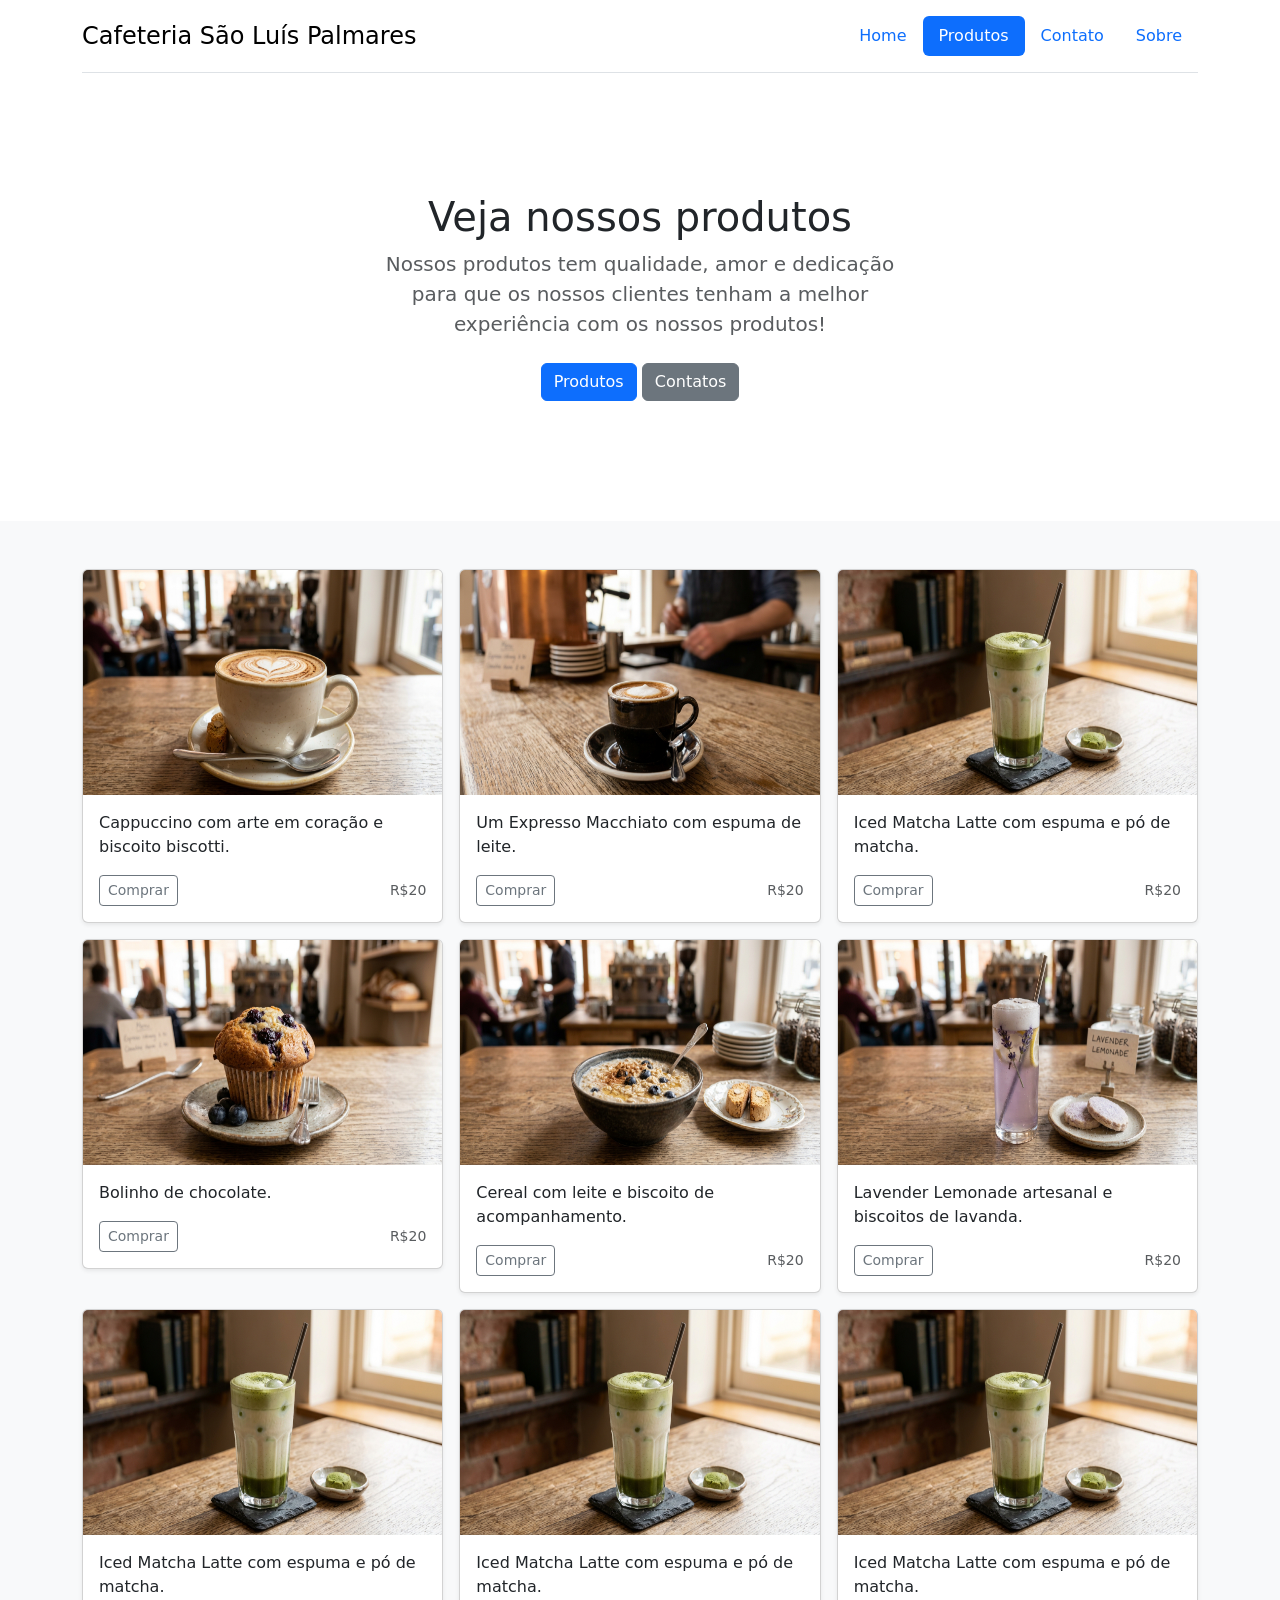
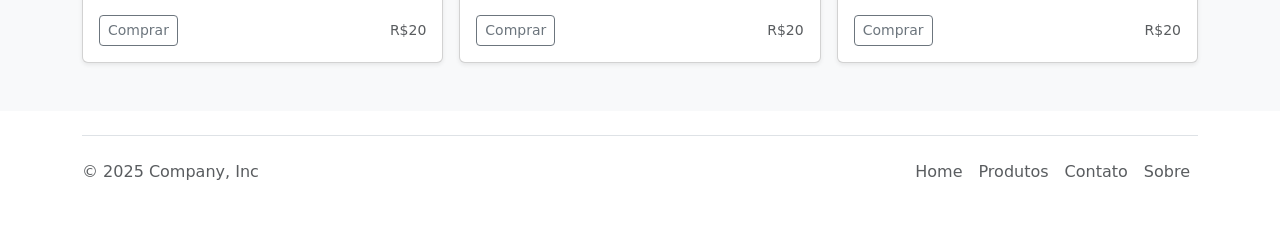
<file: projeto-boot/precos.html>
<!DOCTYPE html>
<html lang="pt-br" data-bs-theme="auto">
<head>
    <meta charset="UTF-8">
    <meta name="viewport" content="width=device-width, initial-scale=1.0">
    <title>Cafeteria São Luís Palmares</title>
    <script src="assets/js/color-modes.js"></script>
    <link href="assets/dist/css/bootstrap.min.css" rel="stylesheet" />
    <link rel="shortcut icon" href="img/cafeteria-logo.jpg" type="image/x-icon">
</head>
<body>
     <div class="container">
        <header
          class="d-flex flex-wrap justify-content-center py-3 mb-4 border-bottom"
        >
          <a
            href="index.html"
            class="d-flex align-items-center mb-3 mb-md-0 me-md-auto link-body-emphasis text-decoration-none"
          >
            
            <span class="fs-4">Cafeteria São Luís Palmares</span>
          </a>
          <ul class="nav nav-pills">
            <li class="nav-item">
              <a href="index.html" class="nav-link" aria-current="page">Home</a>
            </li>
            <li class="nav-item"><a href="precos.html" class="nav-link active">Produtos</a></li>
            <li class="nav-item"><a href="contato.html" class="nav-link">Contato</a></li>
            <li class="nav-item"><a href="sobre.html" class="nav-link">Sobre</a></li>
          </ul>
        </header>
      </div>

      <main>
      <section class="py-5 text-center container">
        <div class="row py-lg-5">
          <div class="col-lg-6 col-md-8 mx-auto">
            <h1 class="fw-light">Veja nossos produtos</h1>
            <p class="lead text-body-secondary">
              Nossos produtos tem qualidade, amor e dedicação para que os nossos clientes tenham a melhor experiência com os nossos produtos!
            </p>
            <p>
              <a href="#pdt" class="btn btn-primary my-2">Produtos</a>
              <a href="contato.html" class="btn btn-secondary my-2">Contatos</a>
            </p>
          </div>
        </div>
      </section>
      <div class="album py-5 bg-body-tertiary">
        <div class="container" id="pdt">
          <div class="row row-cols-1 row-cols-sm-2 row-cols-md-3 g-3">
            <div class="col">
              <div class="card shadow-sm">
                <img
                  src="img/cappuccino.jpg"
                  class="bd-placeholder-img card-img-top"
                  height="225"
                  width="100%"
                >
              </img>
                <div class="card-body">
                  <p class="card-text">
                    Cappuccino com arte em coração e biscoito biscotti.
                  </p>
                  <div
                    class="d-flex justify-content-between align-items-center"
                  >
                    <div class="btn-group">
                      <button
                        type="button"
                        class="btn btn-sm btn-outline-secondary"
                      >
                        Comprar
                      </button>
                    </div>
                    <small class="text-body-secondary">R$20</small>
                  </div>
                </div>
              </div>
            </div>
            <div class="col">
              <div class="card shadow-sm">
                <img
                  src="img/Expresso-Macchiato.jpg"
                  class="bd-placeholder-img card-img-top"
                  height="225"
                  width="100%"
                >
              </img>
                <div class="card-body">
                  <p class="card-text">
                    Um Expresso Macchiato com espuma de leite.
                  </p>
                  <div
                    class="d-flex justify-content-between align-items-center"
                  >
                    <div class="btn-group">
                      <button
                        type="button"
                        class="btn btn-sm btn-outline-secondary"
                      >
                        Comprar
                      </button>
                    </div>
                    <small class="text-body-secondary">R$20</small>
                  </div>
                </div>
              </div>
            </div>
            <div class="col">
              <div class="card shadow-sm">
                <img
                  src="img/Iced-Matcha-Latte.jpg"
                  class="bd-placeholder-img card-img-top"
                  height="225"
                  width="100%"
                >
              </img>
                <div class="card-body">
                  <p class="card-text">
                    Iced Matcha Latte com espuma e pó de matcha.
                  </p>
                  <div
                    class="d-flex justify-content-between align-items-center"
                  >
                    <div class="btn-group">
                      <button
                        type="button"
                        class="btn btn-sm btn-outline-secondary"
                      >
                        Comprar
                      </button>
                    </div>
                    <small class="text-body-secondary">R$20</small>
                  </div>
                </div>
              </div>
            </div>
            <div class="col">
              <div class="card shadow-sm">
                <img
                  src="img/bolinho de chocolate.jpg"
                  class="bd-placeholder-img card-img-top"
                  height="225"
                  width="100%"
                >
                </img>
                <div class="card-body">
                  <p class="card-text">
                    Bolinho de chocolate.
                  </p>
                  <div
                    class="d-flex justify-content-between align-items-center"
                  >
                    <div class="btn-group">
                      <button
                        type="button"
                        class="btn btn-sm btn-outline-secondary"
                      >
                        Comprar
                      </button>
                    </div>
                    <small class="text-body-secondary">R$20</small>
                  </div>
                </div>
              </div>
            </div>
            <div class="col">
              <div class="card shadow-sm">
                <img
                  src="img/cereal e biscoito.jpg"
                  class="bd-placeholder-img card-img-top"
                  height="225"
                  width="100%"
                >
              </img>
                <div class="card-body">
                  <p class="card-text">
                    Cereal com leite e biscoito de acompanhamento.
                  </p>
                  <div
                    class="d-flex justify-content-between align-items-center"
                  >
                    <div class="btn-group">
                      <button
                        type="button"
                        class="btn btn-sm btn-outline-secondary"
                      >
                        Comprar
                      </button>
                    </div>
                    <small class="text-body-secondary">R$20</small>
                  </div>
                </div>
              </div>
            </div>
            <div class="col">
              <div class="card shadow-sm">
                <img
                  src="img/limonada.jpg"
                  class="bd-placeholder-img card-img-top"
                  height="225"
                  width="100%"
                >
              </img>
                <div class="card-body">
                  <p class="card-text">
                    Lavender Lemonade artesanal e biscoitos de lavanda.
                  </p>
                  <div
                    class="d-flex justify-content-between align-items-center"
                  >
                    <div class="btn-group">
                      <button
                        type="button"
                        class="btn btn-sm btn-outline-secondary"
                      >
                        Comprar
                      </button>
                    </div>
                    <small class="text-body-secondary">R$20</small>
                  </div>
                </div>
              </div>
            </div>
            <div class="col">
              <div class="card shadow-sm">
                <img
                  src="img/Iced-Matcha-Latte.jpg"
                  class="bd-placeholder-img card-img-top"
                  height="225"
                  width="100%"
                >
              </img>
                <div class="card-body">
                  <p class="card-text">
                    Iced Matcha Latte com espuma e pó de matcha.
                  </p>
                  <div
                    class="d-flex justify-content-between align-items-center"
                  >
                    <div class="btn-group">
                      <button
                        type="button"
                        class="btn btn-sm btn-outline-secondary"
                      >
                        Comprar
                      </button>
                    </div>
                    <small class="text-body-secondary">R$20</small>
                  </div>
                </div>
              </div>
            </div>
            <div class="col">
              <div class="card shadow-sm">
                <img
                  src="img/Iced-Matcha-Latte.jpg"
                  class="bd-placeholder-img card-img-top"
                  height="225"
                  width="100%"
                >
              </img>
                <div class="card-body">
                  <p class="card-text">
                    Iced Matcha Latte com espuma e pó de matcha.
                  </p>
                  <div
                    class="d-flex justify-content-between align-items-center"
                  >
                    <div class="btn-group">
                      <button
                        type="button"
                        class="btn btn-sm btn-outline-secondary"
                      >
                        Comprar
                      </button>
                    </div>
                    <small class="text-body-secondary">R$20</small>
                  </div>
                </div>
              </div>
            </div>
            <div class="col">
              <div class="card shadow-sm">
                <img
                  src="img/Iced-Matcha-Latte.jpg"
                  class="bd-placeholder-img card-img-top"
                  height="225"
                  width="100%"
                >
              </img>
                <div class="card-body">
                  <p class="card-text">
                    Iced Matcha Latte com espuma e pó de matcha.
                  </p>
                  <div
                    class="d-flex justify-content-between align-items-center"
                  >
                    <div class="btn-group">
                      <button
                        type="button"
                        class="btn btn-sm btn-outline-secondary"
                      >
                        Comprar
                      </button>
                    </div>
                    <small class="text-body-secondary">R$20</small>
                  </div>
                </div>
              </div>
            </div>
          </div>
        </div>
      </div>
    </main>

    <div class="container">
      <footer
        class="d-flex flex-wrap justify-content-between align-items-center py-3 my-4 border-top"
      >
        <p class="col-md-4 mb-0 text-body-secondary">
          &copy; 2025 Company, Inc
        </p>
        <a
          href="index.html"
          class="col-md-4 d-flex align-items-center justify-content-center mb-3 mb-md-0 me-md-auto link-body-emphasis text-decoration-none"
          aria-label="Bootstrap"
        >
        </a>
        <ul class="nav col-md-4 justify-content-end">
          <li class="nav-item">
            <a href="index.html" class="nav-link px-2 text-body-secondary">Home</a>
          </li>
          <li class="nav-item">
            <a href="precos.html" class="nav-link px-2 text-body-secondary">Produtos</a>
          </li>
          <li class="nav-item">
            <a href="contato.html" class="nav-link px-2 text-body-secondary">Contato</a>
          </li>
          <li class="nav-item">
            <a href="sobre.html" class="nav-link px-2 text-body-secondary">Sobre</a>
          </li>
        </ul>
      </footer>
      </div>

    <script
      src="assets/dist/js/bootstrap.bundle.min.js"
      class="astro-vvvwv3sm"
    ></script>
</body>
</html>
</file>
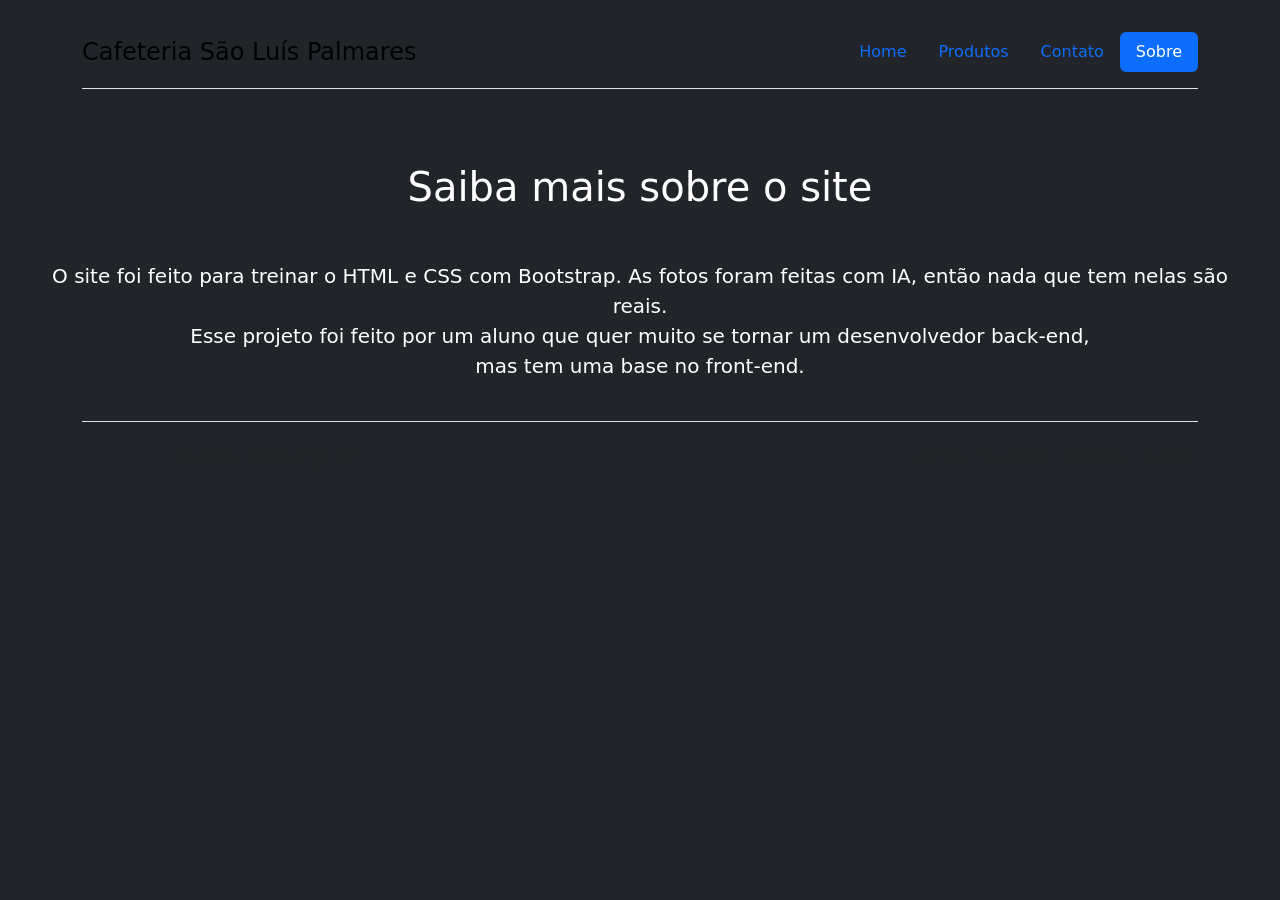
<file: projeto-boot/sobre.html>
<!doctype html>
<html lang="en" class="h-100" data-bs-theme="auto">
  <head>
    <meta charset="utf-8" />
    <meta name="viewport" content="width=device-width, initial-scale=1" />
    <title>Cafeteria São Luís Palmares</title>
    <link
      rel="canonical"
      href="https://getbootstrap.com/docs/5.3/examples/cover/"
    />
    <script src="assets/js/color-modes.js"></script>
    <link href="assets/dist/css/bootstrap.min.css" rel="stylesheet" />
    <link href="style/cover.css" rel="stylesheet" />
    <style>
      .container {
        margin-bottom: 50px;
      }
      .lead {
        margin-top: 50px;
      }
    </style>
  </head>
  <body class="d-flex h-100 text-center text-bg-dark">
    <div class="cover-container d-flex w-100 h-100 p-3 mx-auto flex-column" style="padding: 0;">
      <div class="container">
        <header
          class="d-flex flex-wrap justify-content-center py-3 mb-4 border-bottom"
        >
          <a
            href="index.html"
            class="d-flex align-items-center mb-3 mb-md-0 me-md-auto link-body-emphasis text-decoration-none"
          >
            
            <span class="fs-4">Cafeteria São Luís Palmares</span>
          </a>
          <ul class="nav nav-pills">
            <li class="nav-item">
              <a href="index.html" class="nav-link" aria-current="page">Home</a>
            </li>
            <li class="nav-item"><a href="precos.html" class="nav-link">Produtos</a></li>
            <li class="nav-item"><a href="contato.html" class="nav-link">Contato</a></li>
            <li class="nav-item"><a href="sobre.html" class="nav-link active">Sobre</a></li>
          </ul>
        </header>
      </div>
      <main class="px-3">
        <h1>Saiba mais sobre o site</h1>
        <p class="lead">
          O site foi feito para treinar o HTML e CSS com Bootstrap. As fotos foram feitas com IA, então nada que tem nelas são reais. <br> Esse projeto foi feito por um aluno que quer muito se tornar um desenvolvedor back-end, <br> mas tem uma base no front-end.
        </p>
      </main>
      <div class="container">
      <footer
        class="d-flex flex-wrap justify-content-between align-items-center py-3 my-4 border-top"
      >
        <p class="col-md-4 mb-0 text-body-secondary">
          &copy; 2025 Company, Inc
        </p>
        <a
          href="index.html"
          class="col-md-4 d-flex align-items-center justify-content-center mb-3 mb-md-0 me-md-auto link-body-emphasis text-decoration-none"
          aria-label="Bootstrap"
        >
        </a>
        <ul class="nav col-md-4 justify-content-end">
          <li class="nav-item">
            <a href="index.html" class="nav-link px-2 text-body-secondary">Home</a>
          </li>
          <li class="nav-item">
            <a href="precos.html" class="nav-link px-2 text-body-secondary">Produtos</a>
          </li>
          <li class="nav-item">
            <a href="contato.html" class="nav-link px-2 text-body-secondary">Contato</a>
          </li>
          <li class="nav-item">
            <a href="sobre.html" class="nav-link px-2 text-body-secondary">Sobre</a>
          </li>
        </ul>
      </footer>
      </div>
    </div>
    <script
      src="assets/dist/js/bootstrap.bundle.min.js"
      class="astro-vvvwv3sm"
    ></script>
  </body>
</html>
</file>
<file: pratica-vasco/style/style.css>
@charset "UTF-8";

* {
    padding: 0;
    margin: 0;
    box-sizing: border-box;
    font-family: Verdana, Geneva, Tahoma, sans-serif;
}

header {
    background-color: gray;
    color: black;
    display: flex;
    flex-flow: row wrap;
    align-items: center;
    justify-content: center;
    padding: 10px;
}

header h1 {
    margin: 0 32px 5px 32px;
    font-size: 2em;
}

main {
    padding: 20px;
}

#titulo-jogadores {
    text-align: center;
    margin: 30px;
    padding: 10px;
    background-image: linear-gradient(to right, black, white, red);
    border-radius: 8px;
}

.apresentacao {
    background-color: rgb(229, 226, 226);
    padding: 10px;
    border-radius: 8px;
}

.apresentacao-info h2 {
    text-align: center;
    margin-bottom: 10px;
}

.apresentacao-info p {
    text-indent: 30px;
    line-height: 1.5em;
}

.apresentacao-foto img {
    display: block;
    margin: 20px auto;
    aspect-ratio: 1/1;
}

.container-jogadores {
    display: flex;
    flex: auto;
    flex-flow: column;
    justify-content: center;
    align-items: center;
    margin: 30px 0px;
}

.jogador-container {
    background-color: rgb(226, 222, 222);
    min-height: 400px;
    padding: 20px;
    margin: 10px;
    border-radius: 8px;
}

.jogador-foto img {
    display: block;
    margin: 0px auto 25px auto;
    
}

.info-jogador {
    background-color: rgb(179, 179, 179);
    padding: 10px;
    border-radius: 8px;
    display: flex;
    flex: auto;
    flex-direction: column;
    align-items: center;
    font-size: 1.1em;
}

footer {
    background-color: black;
    color: white;
    font-size: 1.3em;
    text-align: center;
    padding: 15px;
}

@media screen and (min-width: 768px) {
    .apresentacao {
        max-width: 1200px;
        margin: auto;
    }

    .container-jogadores {
        flex-flow: row wrap;
    }

    .info-jogador {
        font-size: 1.3em;
    }
}
</file>
<file: projeto/style/style.css>
@charset "UTF-8";

* {
    padding: 0;
    margin: 0;
    box-sizing: border-box;
    font-family: Verdana, Geneva, Tahoma, sans-serif;
}

header {
    display: flex;
    flex-flow: row wrap;
    justify-content: space-between;
    align-items: center;
    background-color: black;
    padding: 15px;
    position: sticky;
    top: 0;
    z-index: 1;
}

header h1 {
    color: white;
    font-family: 'Times New Roman', Times, serif;
    font-size: 1.8em;
}

#menu ul {
    display: flex;
    gap: 10px;
    list-style-type: none;
}

#menu a {
    color: white;
    padding: 5px;
    font-size: 1.2em;
    text-decoration: none;
    transition: background-color 0.5s, color 0.5s;
    border-radius: 8px;
}

#menu a:hover {
    background-color: white;
    color: black;
    border-radius: 8px;
}

body {
    background-color: rgb(236, 229, 218);
}

main {
    max-width: 1000px;
    padding: 10px;
    margin: auto;
    background-color: white;
    box-shadow: 1px 1px 1px 1px rgba(0, 0, 0, 0.400);
    border-radius: 8px;
}

.grupo-text {
    text-align: center;
    text-shadow: 1px 1px 1px rgba(0, 0, 0, 0.400);
}

main h2 {
    font-family: 'Times New Roman', Times, serif;
    margin: 20px;
    font-size: 1.6em;
}

.grupo p {
    text-indent: 30px;
    text-align: justify;
    line-height: 1.5em;
    margin: 20px;
}

.grupo h2 {
    padding: 5px;
    color: white;
    margin-bottom: 10px;
    background-image: linear-gradient(to right, black, transparent);
    border-radius: 8px;
}

.foto > img {
    width: 400px;
    aspect-ratio: 16/12;
    object-fit: cover;
    display: block;
    margin: auto;
    border-radius: 8px;
    border: 3px solid white;
    outline: 10px solid red;
}

.foto-integrante {
    width: 400px;
    margin: auto;
}

.foto-integrante > img {
    display: block;
    margin: auto;
    width: 100%;
    object-fit: cover;
    border-radius: 8px;
}

footer {
    background-color: black;
    color: white;
    text-align: center;
    padding: 10px;
    margin-top: 20px;
    font-size: 1.2em;
}
</file>
<file: projeto-boot/style/cover.css>

</file>
